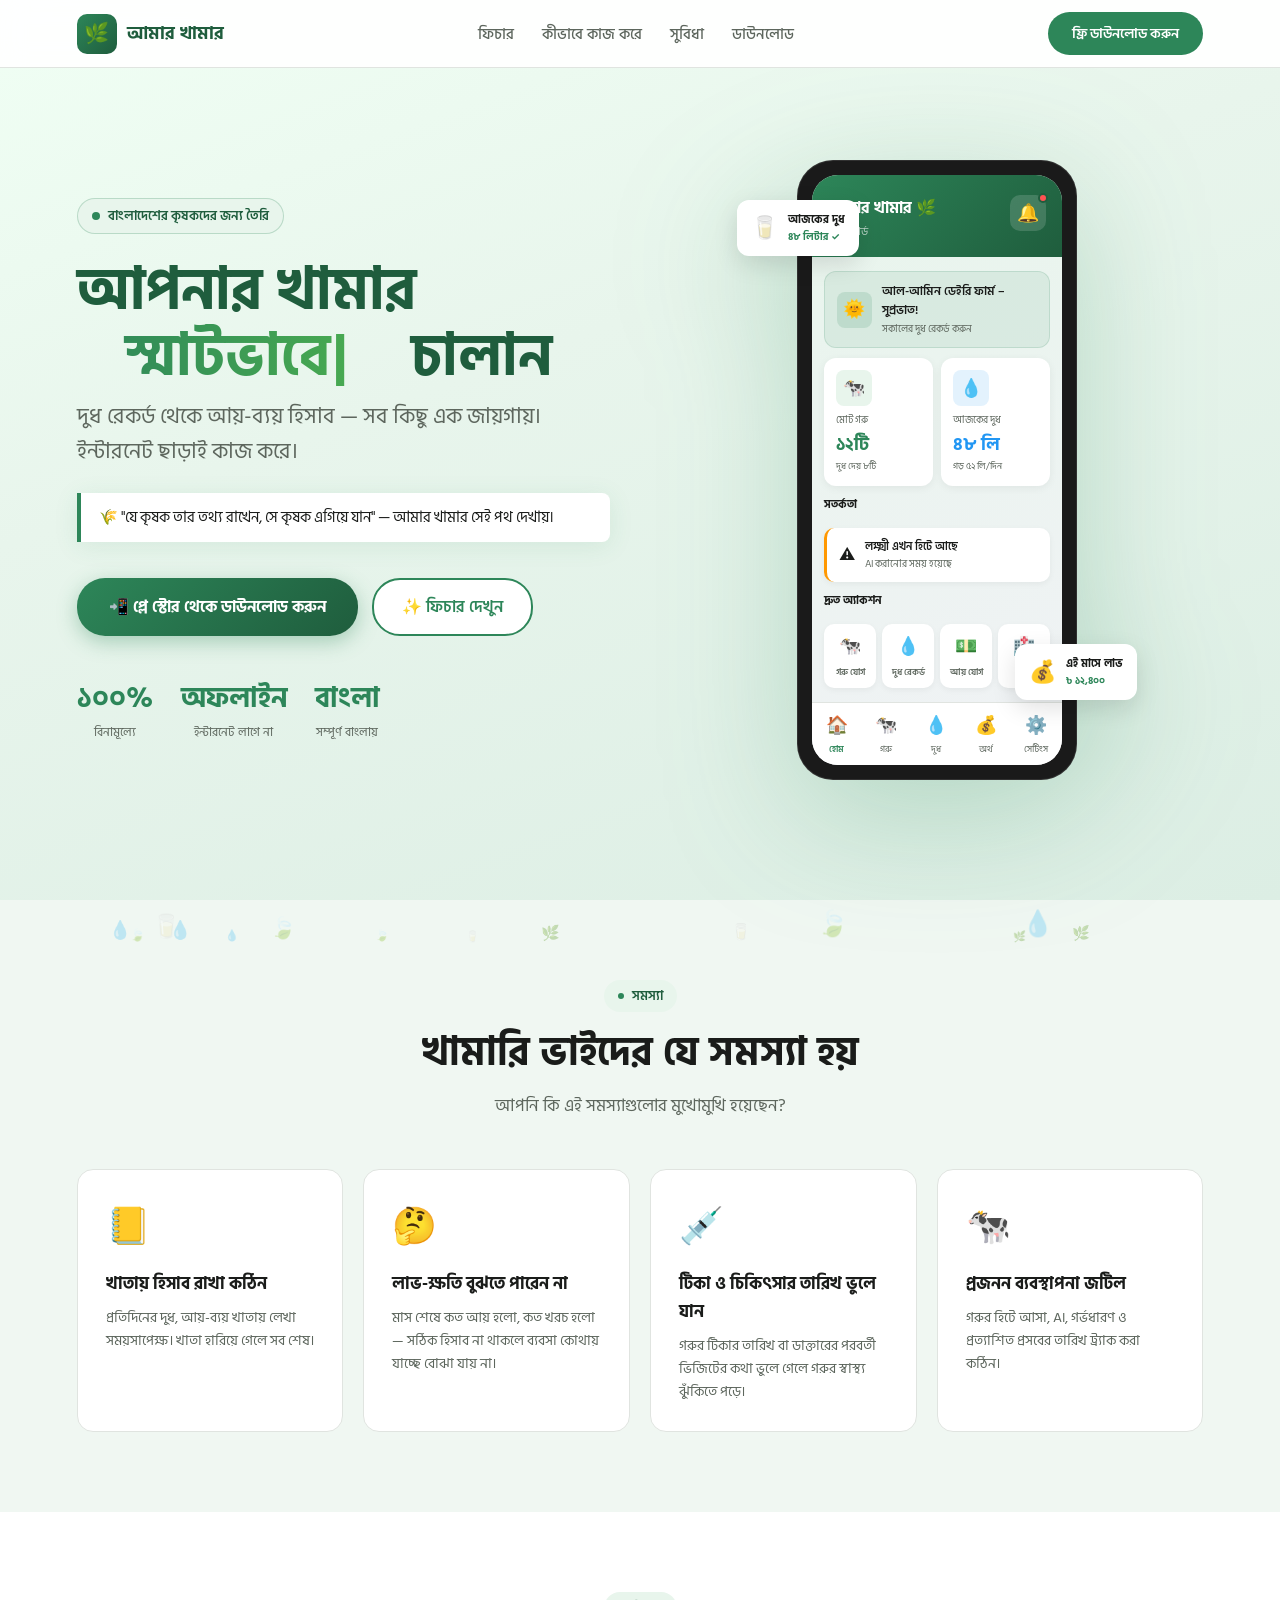
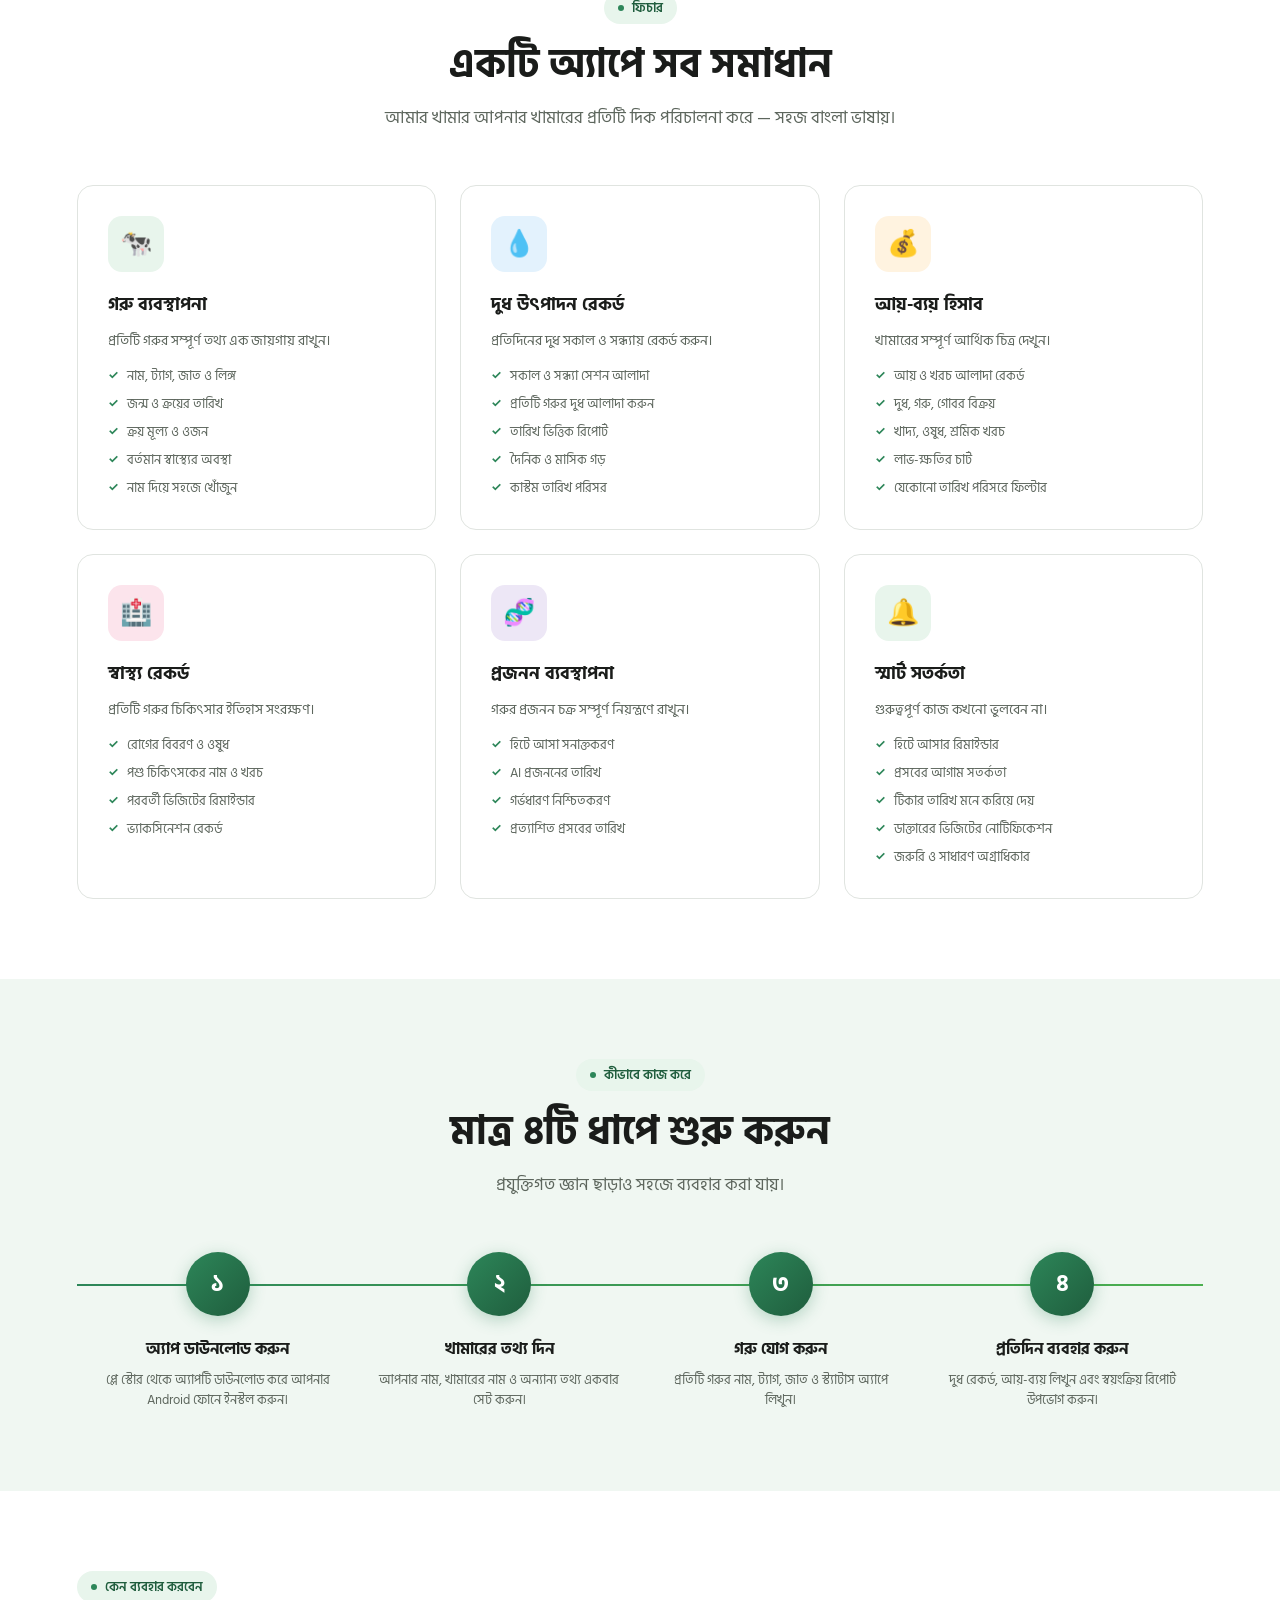
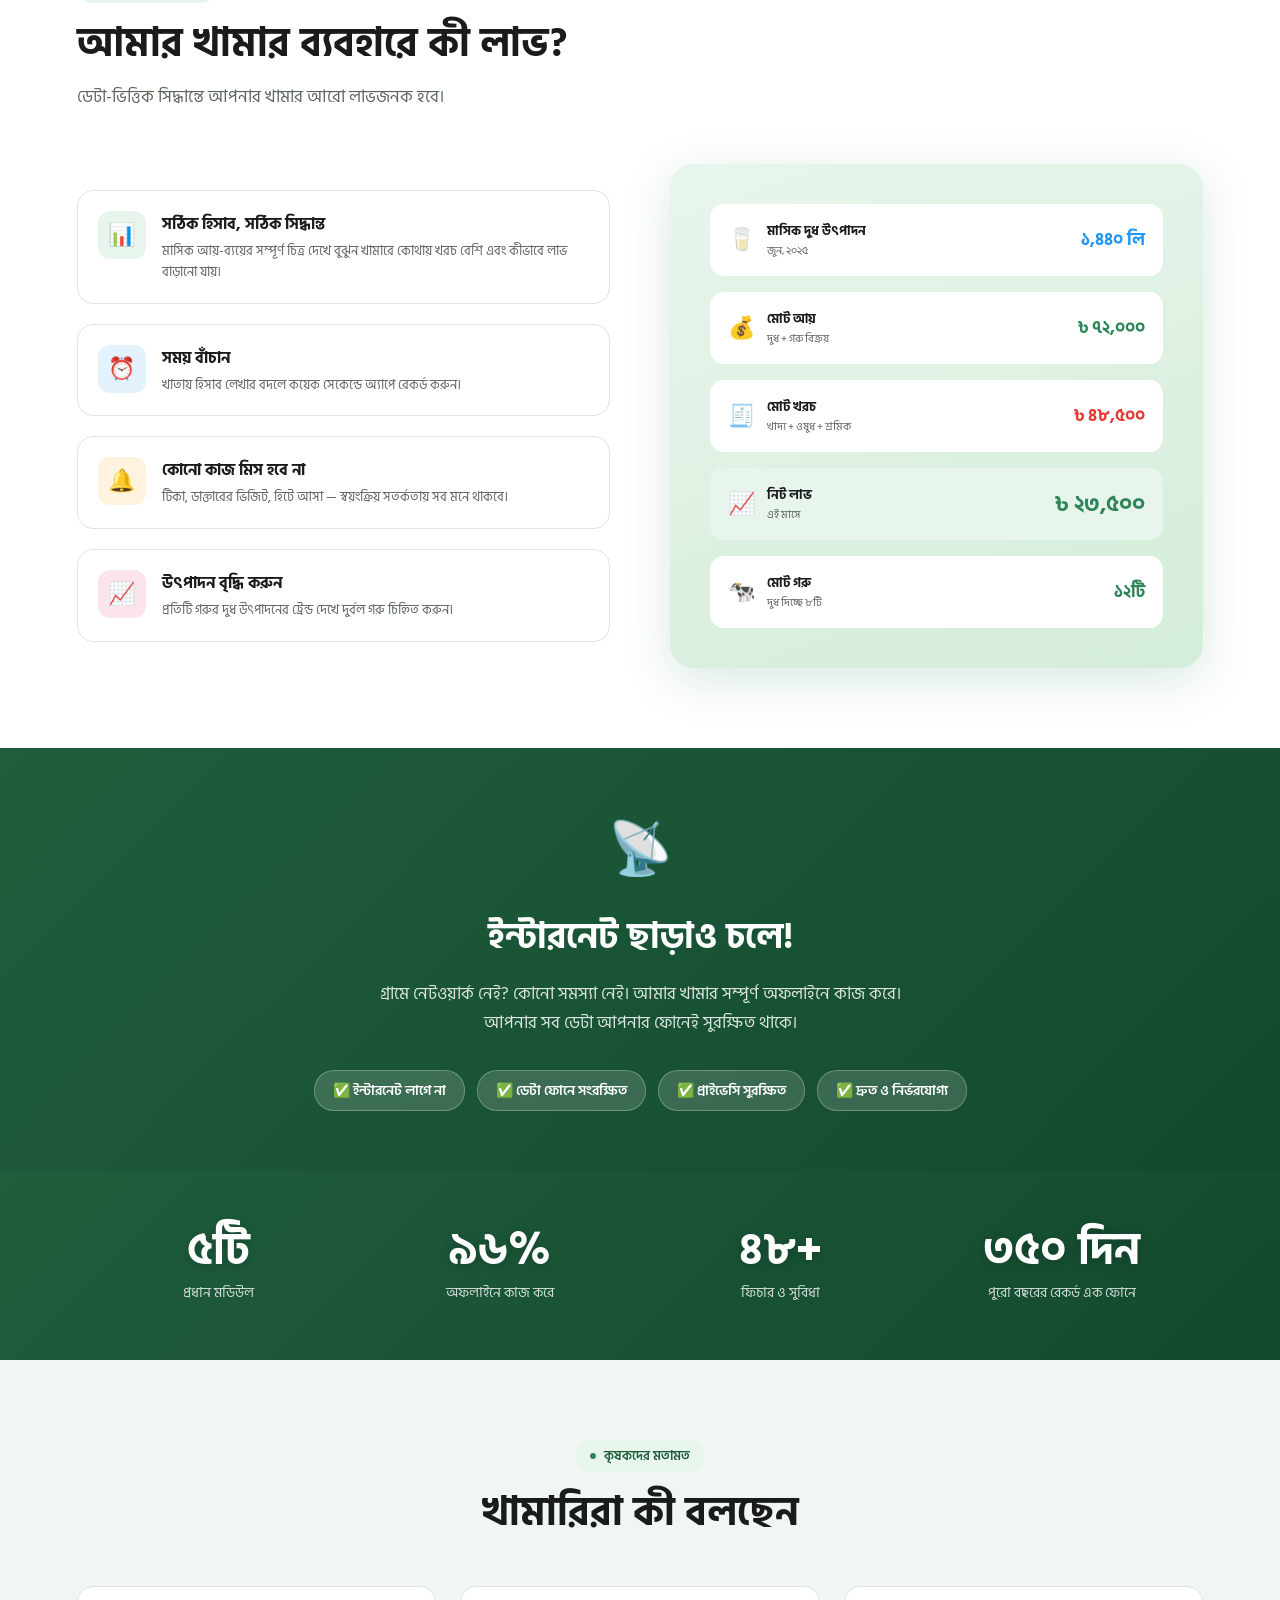
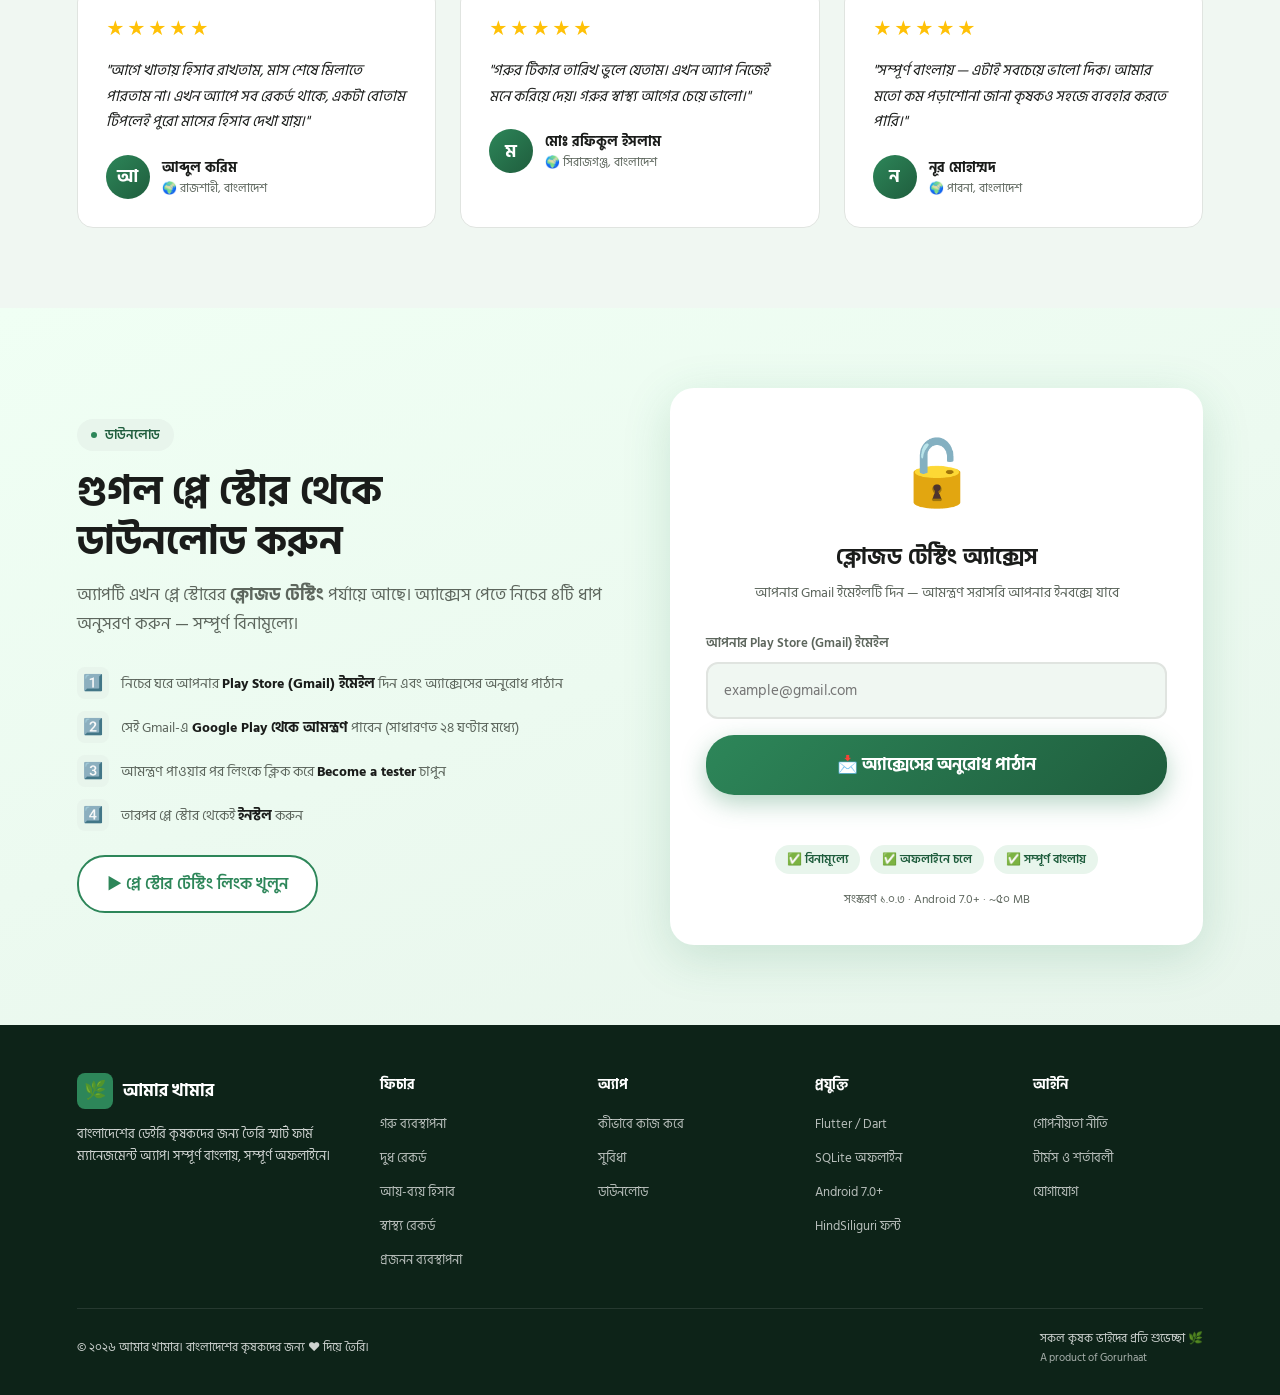
<file: index.html>
<!DOCTYPE html>
<html lang="bn">
<head>
  <meta charset="UTF-8" />
  <meta name="viewport" content="width=device-width, initial-scale=1.0" />
  <title>আমার খামার – ডেইরি ফার্ম ম্যানেজমেন্ট অ্যাপ</title>
  <meta name="description" content="আমার খামার – বাংলাদেশের কৃষকদের জন্য সেরা ডেইরি ফার্ম ম্যানেজমেন্ট অ্যাপ। গরু, দুধ, আয়-ব্যয় সব একটি অ্যাপে।" />
  <meta name="theme-color" content="#1B5E3B" />
  <link rel="canonical" href="https://amarkhamar.gorurhaat.com/" />
  <meta property="og:type" content="website" />
  <meta property="og:locale" content="bn_BD" />
  <meta property="og:site_name" content="আমার খামার" />
  <meta property="og:title" content="আমার খামার – ডেইরি ফার্ম ম্যানেজমেন্ট অ্যাপ" />
  <meta property="og:description" content="বাংলাদেশের কৃষকদের জন্য স্মার্ট ডেইরি ফার্ম ম্যানেজমেন্ট অ্যাপ। গরু, দুধ, আয়-ব্যয় ও স্বাস্থ্য রেকর্ড এক জায়গায়।" />
  <meta property="og:url" content="https://amarkhamar.gorurhaat.com/" />
  <meta name="twitter:card" content="summary" />
  <meta name="twitter:title" content="আমার খামার – ডেইরি ফার্ম ম্যানেজমেন্ট অ্যাপ" />
  <meta name="twitter:description" content="বাংলাদেশের কৃষকদের জন্য স্মার্ট ডেইরি ফার্ম ম্যানেজমেন্ট অ্যাপ।" />
  <script type="application/ld+json">
  {
    "@context": "https://schema.org",
    "@type": "MobileApplication",
    "name": "আমার খামার",
    "description": "বাংলাদেশের কৃষকদের জন্য স্মার্ট ডেইরি ফার্ম ম্যানেজমেন্ট অ্যাপ।",
    "applicationCategory": "BusinessApplication",
    "operatingSystem": "Android",
    "inLanguage": "bn",
    "url": "https://amarkhamar.gorurhaat.com/",
    "publisher": {
      "@type": "Organization",
      "name": "Gorurhaat",
      "url": "https://gorurhaat.com"
    }
  }
  </script>
  <link rel="preconnect" href="https://fonts.googleapis.com" />
  <link rel="preconnect" href="https://fonts.gstatic.com" crossorigin />
  <link href="https://fonts.googleapis.com/css2?family=Hind+Siliguri:wght@300;400;500;600;700&family=Inter:wght@400;500;600;700;800&display=swap" rel="stylesheet" />
  <link rel="stylesheet" href="style.css" />
  <style>
    /* ── HERO ── */
    .hero {
      min-height: 100vh;
      background: linear-gradient(160deg, #F0FFF4 0%, #E8F5EC 40%, #DCEEE4 100%);
      display: flex; align-items: center;
      padding: 100px 6% 60px;
      gap: 60px;
    }
    .hero-content { flex: 1; max-width: 580px; }
    .hero-badge {
      display: inline-flex; align-items: center; gap: 8px;
      background: var(--green-light); border: 1px solid rgba(45,134,89,.25);
      border-radius: 20px; padding: 6px 14px; margin-bottom: 24px;
    }
    .hero-badge-dot { width: 8px; height: 8px; background: var(--green); border-radius: 50%; animation: pulse 2s infinite; }
    @keyframes pulse { 0%,100%{opacity:1} 50%{opacity:.4} }
    .hero-badge span { font-size: 13px; font-weight: 600; color: var(--green-dark); }

    .hero h1 {
      font-size: clamp(36px, 5vw, 58px);
      font-weight: 700; line-height: 1.15;
      color: var(--green-dark); margin-bottom: 8px;
    }
    .hero h1 .highlight {
      background: linear-gradient(90deg, var(--green), var(--green-mid));
      -webkit-background-clip: text; -webkit-text-fill-color: transparent;
      display: inline-block; min-width: 5.5em; text-align: center;
    }
    .hero-subtitle {
      font-size: clamp(17px, 2.2vw, 22px); color: var(--text-muted);
      margin-bottom: 24px; line-height: 1.6; font-weight: 400;
    }
    .hero-tagline {
      font-size: 15px; color: var(--text); background: var(--white);
      border-left: 4px solid var(--green); border-radius: 0 8px 8px 0;
      padding: 12px 18px; margin-bottom: 36px; box-shadow: var(--shadow);
    }
    .hero-buttons { display: flex; gap: 14px; flex-wrap: wrap; }
    .btn-primary {
      display: inline-flex; align-items: center; gap: 10px;
      background: linear-gradient(135deg, var(--green), var(--green-dark));
      color: #fff; border: none; border-radius: 28px;
      padding: 16px 32px; font-size: 16px; font-weight: 700;
      cursor: pointer; font-family: inherit; text-decoration: none;
      box-shadow: 0 6px 20px rgba(45,134,89,.35);
      transition: transform .2s, box-shadow .2s;
    }
    .btn-primary:hover { transform: translateY(-2px); box-shadow: 0 10px 28px rgba(45,134,89,.4); }
    .btn-secondary {
      display: inline-flex; align-items: center; gap: 10px;
      background: var(--white); color: var(--green);
      border: 2px solid var(--green); border-radius: 28px;
      padding: 14px 28px; font-size: 16px; font-weight: 600;
      cursor: pointer; font-family: inherit; text-decoration: none;
      transition: background .2s, color .2s;
    }
    .btn-secondary:hover { background: var(--green-light); }
    .hero-stats { display: flex; gap: 28px; margin-top: 40px; flex-wrap: wrap; }
    .hero-stat { text-align: center; }
    .hero-stat-num { font-size: 28px; font-weight: 700; color: var(--green); }
    .hero-stat-label { font-size: 12px; color: var(--text-muted); margin-top: 2px; }

    /* ── PHONE MOCKUP ── */
    .hero-visual { flex: 1; display: flex; justify-content: center; align-items: center; }
    .phone-wrap {
      position: relative; width: 280px;
      filter: drop-shadow(0 32px 64px rgba(45,134,89,.25));
      animation: float 4s ease-in-out infinite;
    }
    @keyframes float { 0%,100%{transform:translateY(0)} 50%{transform:translateY(-14px)} }
    .phone {
      width: 100%; border-radius: 36px; background: #1A1A1A;
      padding: 14px; border: 1px solid rgba(255,255,255,.1);
    }
    .phone-screen { border-radius: 26px; overflow: hidden; background: linear-gradient(160deg, #E8F5EC, #F0F2F5); min-height: 520px; }
    .phone-header { background: linear-gradient(135deg, #2D8659, #1F5D3D); padding: 20px 16px 16px; }
    .phone-header-top { display: flex; justify-content: space-between; align-items: flex-start; }
    .phone-title { color: #fff; font-weight: 700; font-size: 16px; }
    .phone-sub   { color: rgba(255,255,255,.7); font-size: 11px; margin-top: 2px; }
    .phone-notif {
      width: 36px; height: 36px; border-radius: 10px;
      background: rgba(255,255,255,.15);
      display: flex; align-items: center; justify-content: center;
      font-size: 18px; position: relative;
    }
    .notif-dot {
      position: absolute; top: -2px; right: -2px;
      width: 10px; height: 10px; background: #FF5252;
      border-radius: 50%; border: 2px solid #1F5D3D;
    }
    .phone-body { padding: 14px 12px; display: flex; flex-direction: column; gap: 10px; }
    .phone-greeting {
      background: rgba(45,134,89,.09); border: 1px solid rgba(45,134,89,.15);
      border-radius: 12px; padding: 10px 12px;
      display: flex; align-items: center; gap: 10px;
    }
    .phone-greeting-icon { width: 36px; height: 36px; background: rgba(45,134,89,.15); border-radius: 8px; display: flex; align-items: center; justify-content: center; font-size: 18px; }
    .phone-greeting-text { font-size: 12px; font-weight: 600; color: #1A1C1A; }
    .phone-greeting-sub  { font-size: 10px; color: #5D665D; margin-top: 1px; }
    .phone-cards { display: grid; grid-template-columns: 1fr 1fr; gap: 8px; }
    .phone-card { background: #fff; border-radius: 12px; padding: 12px; box-shadow: 0 2px 8px rgba(0,0,0,.06); }
    .phone-card-icon { width: 36px; height: 36px; border-radius: 8px; display: flex; align-items: center; justify-content: center; font-size: 18px; margin-bottom: 6px; }
    .phone-card-label { font-size: 10px; color: #5D665D; }
    .phone-card-value { font-size: 18px; font-weight: 700; margin-top: 2px; }
    .phone-card-sub   { font-size: 9px; color: #5D665D; }
    .phone-section-title { font-size: 11px; font-weight: 700; color: #1A1C1A; margin-bottom: 4px; }
    .phone-alert {
      background: #fff; border-radius: 10px; padding: 10px 12px;
      display: flex; align-items: center; gap: 10px;
      border-left: 3px solid var(--orange); box-shadow: 0 2px 6px rgba(0,0,0,.05);
    }
    .phone-alert-icon { font-size: 16px; }
    .phone-alert-text { font-size: 11px; font-weight: 600; color: #1A1C1A; }
    .phone-alert-sub  { font-size: 10px; color: #5D665D; }
    .phone-quick { display: grid; grid-template-columns: repeat(4,1fr); gap: 6px; }
    .phone-quick-btn { background: #fff; border-radius: 10px; padding: 8px 4px; display: flex; flex-direction: column; align-items: center; gap: 4px; box-shadow: 0 2px 6px rgba(0,0,0,.05); }
    .phone-quick-btn .qi { font-size: 18px; }
    .phone-quick-btn span { font-size: 9px; color: #5D665D; font-weight: 600; }
    .phone-navbar { background: #fff; display: flex; justify-content: space-around; padding: 8px 0; border-top: 1px solid #E0E4E0; }
    .phone-nav-item { display: flex; flex-direction: column; align-items: center; gap: 2px; }
    .phone-nav-item .ni { font-size: 18px; }
    .phone-nav-item span { font-size: 9px; color: #5D665D; }
    .phone-nav-item.active span { color: #2D8659; font-weight: 600; }

    /* floating cards */
    .float-card {
      position: absolute; background: #fff; border-radius: 12px;
      padding: 10px 14px; box-shadow: 0 8px 24px rgba(0,0,0,.12);
      display: flex; align-items: center; gap: 10px;
      animation: float 4s ease-in-out infinite;
    }
    .float-card.card-1 { top: 40px; left: -60px; animation-delay: .5s; }
    .float-card.card-2 { bottom: 80px; right: -60px; animation-delay: 1s; }
    .float-card .fc-icon { font-size: 22px; }
    .float-card .fc-text { font-size: 11px; font-weight: 700; color: var(--text); white-space: nowrap; }
    .float-card .fc-sub  { font-size: 10px; color: var(--text-muted); }

    /* ── SECTION SHARED ── */
    section { padding: 80px 6%; }
    .section-tag {
      display: inline-flex; align-items: center; gap: 8px;
      background: var(--green-light); color: var(--green-dark);
      border-radius: 20px; padding: 5px 14px;
      font-size: 13px; font-weight: 600; margin-bottom: 16px;
    }
    .section-tag::before { content: ''; width: 6px; height: 6px; background: var(--green); border-radius: 50%; }
    h2.section-title { font-size: clamp(26px, 3.5vw, 40px); font-weight: 700; color: var(--text); margin-bottom: 14px; line-height: 1.25; }
    .section-desc { font-size: 17px; color: var(--text-muted); max-width: 600px; line-height: 1.7; }
    .center { text-align: center; }
    .center .section-desc { margin: 0 auto; }

    /* ── PROBLEM ── */
    .problem { background: var(--bg); }
    .problem-grid { display: grid; grid-template-columns: repeat(auto-fit, minmax(260px, 1fr)); gap: 20px; margin-top: 48px; }
    .problem-card { background: var(--white); border-radius: var(--radius); padding: 28px; border: 1px solid var(--border); transition: transform .2s, box-shadow .2s; }
    .problem-card:hover { transform: translateY(-4px); box-shadow: var(--shadow); }
    .problem-icon { font-size: 36px; margin-bottom: 14px; }
    .problem-card h3 { font-size: 17px; font-weight: 700; margin-bottom: 8px; }
    .problem-card p  { font-size: 14px; color: var(--text-muted); line-height: 1.65; }

    /* ── FEATURES ── */
    .features-grid { display: grid; grid-template-columns: repeat(auto-fit, minmax(300px, 1fr)); gap: 24px; margin-top: 52px; }
    .feature-card {
      background: var(--white); border-radius: var(--radius); padding: 30px;
      border: 1px solid var(--border); transition: transform .25s, box-shadow .25s;
      position: relative; overflow: hidden;
    }
    .feature-card::before {
      content: ''; position: absolute; inset: 0;
      background: linear-gradient(135deg, transparent 70%, var(--fc-bg, var(--green-light)) 100%);
      opacity: 0; transition: opacity .3s;
    }
    .feature-card:hover::before { opacity: 1; }
    .feature-card:hover { transform: translateY(-5px); box-shadow: var(--shadow-lg); }
    .feature-icon-wrap { width: 56px; height: 56px; border-radius: 14px; display: flex; align-items: center; justify-content: center; font-size: 26px; margin-bottom: 18px; }
    .feature-card h3 { font-size: 18px; font-weight: 700; margin-bottom: 10px; }
    .feature-card p  { font-size: 14px; color: var(--text-muted); line-height: 1.7; }
    .feature-card ul { margin-top: 12px; padding-left: 0; list-style: none; display: flex; flex-direction: column; gap: 6px; }
    .feature-card ul li { font-size: 13px; color: var(--text-muted); display: flex; align-items: center; gap: 8px; }
    .feature-card ul li::before { content: '✓'; color: var(--green); font-weight: 700; font-size: 12px; flex-shrink: 0; }

    /* ── HOW IT WORKS ── */
    .how { background: var(--bg); }
    .steps { display: flex; gap: 0; margin-top: 52px; position: relative; flex-wrap: wrap; }
    .steps::before { content: ''; position: absolute; top: 32px; left: 0; right: 0; height: 2px; background: linear-gradient(90deg, var(--green), var(--green-mid)); z-index: 0; }
    .step { flex: 1; min-width: 200px; text-align: center; position: relative; z-index: 1; padding: 0 20px; }
    .step-num { width: 64px; height: 64px; border-radius: 50%; background: linear-gradient(135deg, var(--green), var(--green-dark)); color: #fff; font-size: 24px; font-weight: 700; display: flex; align-items: center; justify-content: center; margin: 0 auto 20px; box-shadow: 0 4px 16px rgba(45,134,89,.3); }
    .step h3 { font-size: 16px; font-weight: 700; margin-bottom: 8px; }
    .step p  { font-size: 13px; color: var(--text-muted); line-height: 1.6; }

    /* ── BENEFITS ── */
    .benefits-layout { display: grid; grid-template-columns: 1fr 1fr; gap: 60px; align-items: center; margin-top: 52px; }
    .benefit-list { display: flex; flex-direction: column; gap: 20px; }
    .benefit-item { display: flex; gap: 16px; align-items: flex-start; background: var(--white); border-radius: var(--radius); padding: 20px; border: 1px solid var(--border); transition: transform .2s, box-shadow .2s; }
    .benefit-item:hover { transform: translateX(6px); box-shadow: var(--shadow); }
    .benefit-icon { width: 48px; height: 48px; border-radius: 12px; flex-shrink: 0; display: flex; align-items: center; justify-content: center; font-size: 22px; }
    .benefit-item h3 { font-size: 16px; font-weight: 700; margin-bottom: 4px; }
    .benefit-item p  { font-size: 13px; color: var(--text-muted); line-height: 1.6; }
    .benefits-img { background: linear-gradient(160deg, var(--green-light), #d4edda); border-radius: 24px; padding: 40px; display: flex; flex-direction: column; gap: 16px; box-shadow: var(--shadow-lg); }
    .b-row { background: var(--white); border-radius: 14px; padding: 16px 18px; display: flex; justify-content: space-between; align-items: center; }
    .b-row-left { display: flex; align-items: center; gap: 12px; }
    .b-row-icon  { font-size: 22px; }
    .b-row-title { font-size: 13px; font-weight: 700; }
    .b-row-sub   { font-size: 11px; color: var(--text-muted); }
    .b-row-val   { font-size: 17px; font-weight: 700; }

    /* ── TESTIMONIALS ── */
    .testimonials { background: var(--bg); }
    .testi-grid { display: grid; grid-template-columns: repeat(auto-fit, minmax(280px, 1fr)); gap: 24px; margin-top: 48px; }
    .testi-card { background: var(--white); border-radius: var(--radius); padding: 28px; border: 1px solid var(--border); }
    .testi-stars { color: #FFC107; font-size: 18px; margin-bottom: 14px; letter-spacing: 2px; }
    .testi-text  { font-size: 15px; color: var(--text); line-height: 1.7; margin-bottom: 20px; font-style: italic; }
    .testi-author { display: flex; align-items: center; gap: 12px; }
    .testi-avatar { width: 44px; height: 44px; border-radius: 50%; background: linear-gradient(135deg, var(--green), var(--green-dark)); display: flex; align-items: center; justify-content: center; color: #fff; font-size: 18px; font-weight: 700; flex-shrink: 0; }
    .testi-name { font-weight: 700; font-size: 14px; }
    .testi-loc  { font-size: 12px; color: var(--text-muted); }

    /* ── OFFLINE BANNER ── */
    .offline-banner { background: linear-gradient(135deg, var(--green-dark), #134A2E); color: #fff; padding: 60px 6%; text-align: center; }
    .offline-icon { font-size: 52px; margin-bottom: 16px; }
    .offline-banner h2 { font-size: clamp(24px, 3vw, 36px); font-weight: 700; margin-bottom: 14px; }
    .offline-banner p { font-size: 17px; opacity: .85; max-width: 560px; margin: 0 auto 32px; line-height: 1.7; }
    .offline-pills { display: flex; gap: 12px; justify-content: center; flex-wrap: wrap; }
    .offline-pill { background: rgba(255,255,255,.15); border: 1px solid rgba(255,255,255,.25); border-radius: 20px; padding: 8px 18px; font-size: 14px; font-weight: 600; }

    /* ── DOWNLOAD ── */
    .download { background: linear-gradient(160deg, #F0FFF4, var(--green-light)); }
    .download-layout { display: grid; grid-template-columns: 1fr 1fr; gap: 60px; align-items: center; }
    .download-features { margin-top: 28px; display: flex; flex-direction: column; gap: 12px; }
    .dl-feat { display: flex; align-items: center; gap: 12px; }
    .dl-feat-icon { width: 32px; height: 32px; border-radius: 8px; background: var(--green-light); display: flex; align-items: center; justify-content: center; font-size: 16px; flex-shrink: 0; }
    .dl-feat span { font-size: 14px; color: var(--text-muted); }
    .dl-feat b    { color: var(--text); }
    .apk-card { background: var(--white); border-radius: 24px; padding: 36px; box-shadow: var(--shadow-lg); text-align: center; }
    .apk-icon  { font-size: 64px; margin-bottom: 12px; }
    .apk-title { font-size: 22px; font-weight: 700; color: var(--text); margin-bottom: 6px; }
    .apk-sub   { font-size: 14px; color: var(--text-muted); margin-bottom: 28px; }
    .apk-btn   { display: inline-flex; align-items: center; gap: 10px; background: linear-gradient(135deg, var(--green), var(--green-dark)); color: #fff; border: none; border-radius: 28px; padding: 16px 36px; font-size: 17px; font-weight: 700; cursor: pointer; font-family: inherit; text-decoration: none; box-shadow: 0 8px 24px rgba(45,134,89,.35); transition: transform .2s, box-shadow .2s; width: 100%; justify-content: center; }
    .apk-btn:hover { transform: translateY(-2px); box-shadow: 0 12px 32px rgba(45,134,89,.4); }
    .apk-meta  { font-size: 12px; color: var(--text-muted); margin-top: 14px; }
    .apk-badges { display: flex; gap: 10px; justify-content: center; margin-top: 18px; flex-wrap: wrap; }
    .apk-badge  { background: var(--green-light); color: var(--green-dark); border-radius: 16px; padding: 5px 12px; font-size: 12px; font-weight: 600; }
    .apk-label { display: block; text-align: left; font-size: 13px; font-weight: 600; color: var(--text-muted); margin-bottom: 8px; }
    .apk-input {
      width: 100%; padding: 14px 16px; border: 2px solid var(--border);
      border-radius: 12px; font-size: 15px; font-family: inherit;
      margin-bottom: 16px; outline: none; transition: border-color .2s;
      background: var(--bg);
    }
    .apk-input:focus { border-color: var(--green); background: var(--white); }
    #accessMsg { min-height: 20px; font-weight: 600; margin-top: 12px; }
    .access-link-row { margin-top: 24px; }

    /* ── INTERACTIVE ANIMATIONS ── */
    #scrollProgress {
      position: fixed; top: 0; left: 0; height: 3px; width: 0%;
      background: linear-gradient(90deg, var(--green), var(--green-mid));
      z-index: 1000; border-radius: 0 2px 2px 0;
    }
    nav.scrolled { box-shadow: 0 4px 20px rgba(0,0,0,.08); }

    .type-caret::after { content: '|'; margin-left: 2px; color: var(--green); animation: blink .8s steps(1) infinite; }
    @keyframes blink { 50% { opacity: 0; } }

    .hero { position: relative; }
    .hero-particle {
      position: absolute; bottom: -5vh; pointer-events: none; user-select: none;
      opacity: .3; animation: particleFloat linear infinite;
    }
    @keyframes particleFloat {
      0%   { transform: translateY(0) rotate(0deg); }
      100% { transform: translateY(-110vh) rotate(360deg); }
    }

    .phone-wrap { transition: transform .18s ease-out; will-change: transform; transform-style: preserve-3d; }

    .btn-primary, .btn-secondary, .nav-cta, .apk-btn { position: relative; overflow: hidden; }
    .ripple-ink {
      position: absolute; border-radius: 50%; background: rgba(255,255,255,.45);
      transform: scale(0); animation: rippleAnim .6s ease-out forwards; pointer-events: none;
    }
    @keyframes rippleAnim { to { transform: scale(3.2); opacity: 0; } }

    .confetti {
      position: fixed; top: -10vh; z-index: 9999; pointer-events: none;
      animation: confettiFall ease-out forwards;
    }
    @keyframes confettiFall {
      0%   { transform: translateY(0) rotate(0deg); opacity: 1; }
      100% { transform: translateY(115vh) rotate(720deg); opacity: 0; }
    }

    /* ── STATS BAND ── */
    .stats-band {
      background: linear-gradient(135deg, var(--green-dark), #134A2E);
      padding: 56px 6%;
    }
    .stats-grid {
      display: grid; grid-template-columns: repeat(auto-fit, minmax(180px, 1fr));
      gap: 24px; max-width: 1100px; margin: 0 auto;
    }
    .stat-counter { text-align: center; color: #fff; }
    .stat-num {
      font-size: clamp(30px, 4vw, 44px); font-weight: 800;
      color: #fff; line-height: 1.1;
      text-shadow: 0 2px 12px rgba(0,0,0,.2);
    }
    .stat-label { font-size: 14px; opacity: .8; margin-top: 6px; }

    /* ── SCROLL FADE ── */
    .fade-up { opacity: 0; transform: translateY(30px); transition: opacity .6s ease, transform .6s ease; }
    .fade-up.visible { opacity: 1; transform: translateY(0); }

    /* ── PAGE-SPECIFIC RESPONSIVE ── */
    @media (max-width: 1024px) {
      .features-grid { grid-template-columns: repeat(2, 1fr); }
    }
    @media (max-width: 900px) {
      .hero { flex-direction: column; text-align: center; padding: 90px 5% 52px; gap: 40px; }
      .hero-content { max-width: 100%; }
      .hero-buttons { justify-content: center; }
      .hero-stats   { justify-content: center; }
      .hero-tagline { text-align: left; }
      .float-card   { display: none; }
      .benefits-layout { grid-template-columns: 1fr; }
      .download-layout { grid-template-columns: 1fr; }
      .steps { flex-direction: column; gap: 0; }
      .steps::before { display: none; }
      .step { display: flex; align-items: flex-start; gap: 20px; text-align: left; padding: 0 0 32px 0; position: relative; }
      .step:not(:last-child)::after { content: ''; position: absolute; left: 31px; top: 64px; width: 2px; bottom: 0; background: linear-gradient(180deg, var(--green), var(--green-mid)); }
      .step-num { flex-shrink: 0; margin: 0; width: 64px; height: 64px; }
      .step > div { padding-top: 6px; }
    }
    @media (max-width: 600px) {
      section { padding: 52px 4%; }
      .offline-banner { padding: 48px 4%; }
      .hero { padding: 86px 4% 48px; gap: 32px; }
      .hero-visual { display: none; }
      .hero-stats  { gap: 20px; }
      .hero-stat-num { font-size: 22px; }
      .hero-buttons { flex-direction: column; }
      .btn-primary, .btn-secondary { width: 100%; justify-content: center; padding: 15px 20px; }
      .features-grid  { grid-template-columns: 1fr; }
      .problem-grid   { grid-template-columns: 1fr; }
      .testi-grid     { grid-template-columns: 1fr; }
      .step { padding: 0 0 28px 0; }
      .step-num { width: 52px; height: 52px; font-size: 20px; }
      .step:not(:last-child)::after { left: 25px; top: 52px; }
      .benefits-img { padding: 20px; }
      .b-row { flex-direction: column; gap: 6px; align-items: flex-start; }
      .offline-pills { gap: 8px; }
      .offline-pill  { font-size: 13px; padding: 7px 14px; }
      .apk-card { padding: 28px 20px; }
    }
    @media (max-width: 380px) {
      .hero h1        { font-size: 30px; }
      .hero-subtitle  { font-size: 16px; }
      .section-title  { font-size: 24px; }
      .hero-tagline   { font-size: 13px; }
      .nav-logo-text  { font-size: 16px; }
    }
  </style>
</head>
<body>

<div id="scrollProgress" aria-hidden="true"></div>

<!-- NAV -->
<nav>
  <a href="index.html" class="nav-logo">
    <div class="nav-logo-icon">🌿</div>
    <span class="nav-logo-text">আমার খামার</span>
  </a>
  <ul class="nav-links">
    <li><a href="#features">ফিচার</a></li>
    <li><a href="#how">কীভাবে কাজ করে</a></li>
    <li><a href="#benefits">সুবিধা</a></li>
    <li><a href="#download">ডাউনলোড</a></li>
  </ul>
  <a href="#download" class="nav-cta">ফ্রি ডাউনলোড করুন</a>
  <div class="nav-burger" id="navBurger" aria-label="মেনু খুলুন" role="button" tabindex="0">
    <span></span><span></span><span></span>
  </div>
</nav>

<!-- Mobile Nav Drawer -->
<div class="nav-mobile-drawer" id="mobileDrawer">
  <a href="#features" class="drawer-link">✨ ফিচার</a>
  <a href="#how"      class="drawer-link">📋 কীভাবে কাজ করে</a>
  <a href="#benefits" class="drawer-link">💡 সুবিধা</a>
  <a href="#download" class="drawer-link">📥 ডাউনলোড</a>
  <a href="privacy.html" class="drawer-link">🔒 গোপনীয়তা নীতি</a>
  <a href="terms.html" class="drawer-link">📜 টার্মস ও শর্তাবলী</a>
  <a href="#download" class="drawer-cta">📲 ফ্রি ডাউনলোড করুন</a>
</div>

<!-- HERO -->
<section class="hero" id="home">
  <div class="hero-content fade-up">
    <div class="hero-badge">
      <div class="hero-badge-dot"></div>
      <span>বাংলাদেশের কৃষকদের জন্য তৈরি</span>
    </div>
    <h1>
      আপনার খামার<br>
      <span class="highlight type-caret" id="rotatingWord">স্মার্টভাবে</span> চালান
    </h1>
    <p class="hero-subtitle">
      দুধ রেকর্ড থেকে আয়-ব্যয় হিসাব — সব কিছু এক জায়গায়।<br>
      ইন্টারনেট ছাড়াই কাজ করে।
    </p>
    <div class="hero-tagline">
      🌾 "যে কৃষক তার তথ্য রাখেন, সে কৃষক এগিয়ে যান" — আমার খামার সেই পথ দেখায়।
    </div>
    <div class="hero-buttons">
      <a href="#download" class="btn-primary">📲 প্লে স্টোর থেকে ডাউনলোড করুন</a>
      <a href="#features" class="btn-secondary">✨ ফিচার দেখুন</a>
    </div>
    <div class="hero-stats">
      <div class="hero-stat">
        <div class="hero-stat-num">১০০%</div>
        <div class="hero-stat-label">বিনামূল্যে</div>
      </div>
      <div class="hero-stat">
        <div class="hero-stat-num">অফলাইন</div>
        <div class="hero-stat-label">ইন্টারনেট লাগে না</div>
      </div>
      <div class="hero-stat">
        <div class="hero-stat-num">বাংলা</div>
        <div class="hero-stat-label">সম্পূর্ণ বাংলায়</div>
      </div>
    </div>
  </div>

  <div class="hero-visual fade-up">
    <div class="phone-wrap">
      <div class="float-card card-1">
        <div class="fc-icon">🥛</div>
        <div>
          <div class="fc-text">আজকের দুধ</div>
          <div class="fc-sub" style="color:#2D8659;font-weight:700;">৪৮ লিটার ✓</div>
        </div>
      </div>
      <div class="float-card card-2">
        <div class="fc-icon">💰</div>
        <div>
          <div class="fc-text">এই মাসে লাভ</div>
          <div class="fc-sub" style="color:#2D8659;font-weight:700;">৳ ১২,৪০০</div>
        </div>
      </div>
      <div class="phone">
        <div class="phone-screen">
          <div class="phone-header">
            <div class="phone-header-top">
              <div>
                <div class="phone-title">আমার খামার 🌿</div>
                <div class="phone-sub">ড্যাশবোর্ড</div>
              </div>
              <div class="phone-notif">🔔<div class="notif-dot"></div></div>
            </div>
          </div>
          <div class="phone-body">
            <div class="phone-greeting">
              <div class="phone-greeting-icon">🌞</div>
              <div>
                <div class="phone-greeting-text">আল-আমিন ডেইরি ফার্ম – সুপ্রভাত!</div>
                <div class="phone-greeting-sub">সকালের দুধ রেকর্ড করুন</div>
              </div>
            </div>
            <div class="phone-cards">
              <div class="phone-card">
                <div class="phone-card-icon" style="background:#E8F5EC;">🐄</div>
                <div class="phone-card-label">মোট গরু</div>
                <div class="phone-card-value" style="color:#2D8659;">১২টি</div>
                <div class="phone-card-sub">দুধ দেয় ৮টি</div>
              </div>
              <div class="phone-card">
                <div class="phone-card-icon" style="background:#E3F2FD;">💧</div>
                <div class="phone-card-label">আজকের দুধ</div>
                <div class="phone-card-value" style="color:#2196F3;">৪৮ লি</div>
                <div class="phone-card-sub">গড় ৫২ লি/দিন</div>
              </div>
            </div>
            <div class="phone-section-title">সতর্কতা</div>
            <div class="phone-alert">
              <div class="phone-alert-icon">⚠️</div>
              <div>
                <div class="phone-alert-text">লক্ষ্মী এখন হিটে আছে</div>
                <div class="phone-alert-sub">AI করানোর সময় হয়েছে</div>
              </div>
            </div>
            <div class="phone-section-title">দ্রুত অ্যাকশন</div>
            <div class="phone-quick">
              <div class="phone-quick-btn"><div class="qi">🐄</div><span>গরু যোগ</span></div>
              <div class="phone-quick-btn"><div class="qi">💧</div><span>দুধ রেকর্ড</span></div>
              <div class="phone-quick-btn"><div class="qi">💵</div><span>আয় যোগ</span></div>
              <div class="phone-quick-btn"><div class="qi">🏥</div><span>স্বাস্থ্য</span></div>
            </div>
          </div>
          <div class="phone-navbar">
            <div class="phone-nav-item active"><div class="ni">🏠</div><span>হোম</span></div>
            <div class="phone-nav-item"><div class="ni">🐄</div><span>গরু</span></div>
            <div class="phone-nav-item"><div class="ni">💧</div><span>দুধ</span></div>
            <div class="phone-nav-item"><div class="ni">💰</div><span>অর্থ</span></div>
            <div class="phone-nav-item"><div class="ni">⚙️</div><span>সেটিংস</span></div>
          </div>
        </div>
      </div>
    </div>
  </div>
</section>

<!-- PROBLEM -->
<section class="problem" id="problem">
  <div class="center fade-up">
    <div class="section-tag">সমস্যা</div>
    <h2 class="section-title">খামারি ভাইদের যে সমস্যা হয়</h2>
    <p class="section-desc">আপনি কি এই সমস্যাগুলোর মুখোমুখি হয়েছেন?</p>
  </div>
  <div class="problem-grid">
    <div class="problem-card fade-up">
      <div class="problem-icon">📒</div>
      <h3>খাতায় হিসাব রাখা কঠিন</h3>
      <p>প্রতিদিনের দুধ, আয়-ব্যয় খাতায় লেখা সময়সাপেক্ষ। খাতা হারিয়ে গেলে সব শেষ।</p>
    </div>
    <div class="problem-card fade-up">
      <div class="problem-icon">🤔</div>
      <h3>লাভ-ক্ষতি বুঝতে পারেন না</h3>
      <p>মাস শেষে কত আয় হলো, কত খরচ হলো — সঠিক হিসাব না থাকলে ব্যবসা কোথায় যাচ্ছে বোঝা যায় না।</p>
    </div>
    <div class="problem-card fade-up">
      <div class="problem-icon">💉</div>
      <h3>টিকা ও চিকিৎসার তারিখ ভুলে যান</h3>
      <p>গরুর টিকার তারিখ বা ডাক্তারের পরবর্তী ভিজিটের কথা ভুলে গেলে গরুর স্বাস্থ্য ঝুঁকিতে পড়ে।</p>
    </div>
    <div class="problem-card fade-up">
      <div class="problem-icon">🐄</div>
      <h3>প্রজনন ব্যবস্থাপনা জটিল</h3>
      <p>গরুর হিটে আসা, AI, গর্ভধারণ ও প্রত্যাশিত প্রসবের তারিখ ট্র্যাক করা কঠিন।</p>
    </div>
  </div>
</section>

<!-- FEATURES -->
<section id="features">
  <div class="center fade-up">
    <div class="section-tag">ফিচার</div>
    <h2 class="section-title">একটি অ্যাপে সব সমাধান</h2>
    <p class="section-desc">আমার খামার আপনার খামারের প্রতিটি দিক পরিচালনা করে — সহজ বাংলা ভাষায়।</p>
  </div>
  <div class="features-grid">
    <div class="feature-card fade-up" style="--fc-bg:#E8F5EC;">
      <div class="feature-icon-wrap" style="background:#E8F5EC;">🐄</div>
      <h3>গরু ব্যবস্থাপনা</h3>
      <p>প্রতিটি গরুর সম্পূর্ণ তথ্য এক জায়গায় রাখুন।</p>
      <ul><li>নাম, ট্যাগ, জাত ও লিঙ্গ</li><li>জন্ম ও ক্রয়ের তারিখ</li><li>ক্রয় মূল্য ও ওজন</li><li>বর্তমান স্বাস্থ্যের অবস্থা</li><li>নাম দিয়ে সহজে খোঁজুন</li></ul>
    </div>
    <div class="feature-card fade-up" style="--fc-bg:#E3F2FD;">
      <div class="feature-icon-wrap" style="background:#E3F2FD;">💧</div>
      <h3>দুধ উৎপাদন রেকর্ড</h3>
      <p>প্রতিদিনের দুধ সকাল ও সন্ধ্যায় রেকর্ড করুন।</p>
      <ul><li>সকাল ও সন্ধ্যা সেশন আলাদা</li><li>প্রতিটি গরুর দুধ আলাদা করুন</li><li>তারিখ ভিত্তিক রিপোর্ট</li><li>দৈনিক ও মাসিক গড়</li><li>কাস্টম তারিখ পরিসর</li></ul>
    </div>
    <div class="feature-card fade-up" style="--fc-bg:#FFF3E0;">
      <div class="feature-icon-wrap" style="background:#FFF3E0;">💰</div>
      <h3>আয়-ব্যয় হিসাব</h3>
      <p>খামারের সম্পূর্ণ আর্থিক চিত্র দেখুন।</p>
      <ul><li>আয় ও খরচ আলাদা রেকর্ড</li><li>দুধ, গরু, গোবর বিক্রয়</li><li>খাদ্য, ওষুধ, শ্রমিক খরচ</li><li>লাভ-ক্ষতির চার্ট</li><li>যেকোনো তারিখ পরিসরে ফিল্টার</li></ul>
    </div>
    <div class="feature-card fade-up" style="--fc-bg:#FCE4EC;">
      <div class="feature-icon-wrap" style="background:#FCE4EC;">🏥</div>
      <h3>স্বাস্থ্য রেকর্ড</h3>
      <p>প্রতিটি গরুর চিকিৎসার ইতিহাস সংরক্ষণ।</p>
      <ul><li>রোগের বিবরণ ও ওষুধ</li><li>পশু চিকিৎসকের নাম ও খরচ</li><li>পরবর্তী ভিজিটের রিমাইন্ডার</li><li>ভ্যাকসিনেশন রেকর্ড</li></ul>
    </div>
    <div class="feature-card fade-up" style="--fc-bg:#EDE7F6;">
      <div class="feature-icon-wrap" style="background:#EDE7F6;">🧬</div>
      <h3>প্রজনন ব্যবস্থাপনা</h3>
      <p>গরুর প্রজনন চক্র সম্পূর্ণ নিয়ন্ত্রণে রাখুন।</p>
      <ul><li>হিটে আসা সনাক্তকরণ</li><li>AI প্রজননের তারিখ</li><li>গর্ভধারণ নিশ্চিতকরণ</li><li>প্রত্যাশিত প্রসবের তারিখ</li></ul>
    </div>
    <div class="feature-card fade-up" style="--fc-bg:#E8F5EC;">
      <div class="feature-icon-wrap" style="background:#E8F5EC;">🔔</div>
      <h3>স্মার্ট সতর্কতা</h3>
      <p>গুরুত্বপূর্ণ কাজ কখনো ভুলবেন না।</p>
      <ul><li>হিটে আসার রিমাইন্ডার</li><li>প্রসবের আগাম সতর্কতা</li><li>টিকার তারিখ মনে করিয়ে দেয়</li><li>ডাক্তারের ভিজিটের নোটিফিকেশন</li><li>জরুরি ও সাধারণ অগ্রাধিকার</li></ul>
    </div>
  </div>
</section>

<!-- HOW IT WORKS -->
<section class="how" id="how">
  <div class="center fade-up">
    <div class="section-tag">কীভাবে কাজ করে</div>
    <h2 class="section-title">মাত্র ৪টি ধাপে শুরু করুন</h2>
    <p class="section-desc">প্রযুক্তিগত জ্ঞান ছাড়াও সহজে ব্যবহার করা যায়।</p>
  </div>
  <div class="steps">
    <div class="step fade-up"><div class="step-num">১</div><div><h3>অ্যাপ ডাউনলোড করুন</h3><p>প্লে স্টোর থেকে অ্যাপটি ডাউনলোড করে আপনার Android ফোনে ইনস্টল করুন।</p></div></div>
    <div class="step fade-up"><div class="step-num">২</div><div><h3>খামারের তথ্য দিন</h3><p>আপনার নাম, খামারের নাম ও অন্যান্য তথ্য একবার সেট করুন।</p></div></div>
    <div class="step fade-up"><div class="step-num">৩</div><div><h3>গরু যোগ করুন</h3><p>প্রতিটি গরুর নাম, ট্যাগ, জাত ও স্ট্যাটাস অ্যাপে লিখুন।</p></div></div>
    <div class="step fade-up"><div class="step-num">৪</div><div><h3>প্রতিদিন ব্যবহার করুন</h3><p>দুধ রেকর্ড, আয়-ব্যয় লিখুন এবং স্বয়ংক্রিয় রিপোর্ট উপভোগ করুন।</p></div></div>
  </div>
</section>

<!-- BENEFITS -->
<section id="benefits">
  <div class="fade-up">
    <div class="section-tag">কেন ব্যবহার করবেন</div>
    <h2 class="section-title">আমার খামার ব্যবহারে কী লাভ?</h2>
    <p class="section-desc">ডেটা-ভিত্তিক সিদ্ধান্তে আপনার খামার আরো লাভজনক হবে।</p>
  </div>
  <div class="benefits-layout">
    <div class="benefit-list">
      <div class="benefit-item fade-up"><div class="benefit-icon" style="background:#E8F5EC;">📊</div><div><h3>সঠিক হিসাব, সঠিক সিদ্ধান্ত</h3><p>মাসিক আয়-ব্যয়ের সম্পূর্ণ চিত্র দেখে বুঝুন খামারে কোথায় খরচ বেশি এবং কীভাবে লাভ বাড়ানো যায়।</p></div></div>
      <div class="benefit-item fade-up"><div class="benefit-icon" style="background:#E3F2FD;">⏰</div><div><h3>সময় বাঁচান</h3><p>খাতায় হিসাব লেখার বদলে কয়েক সেকেন্ডে অ্যাপে রেকর্ড করুন।</p></div></div>
      <div class="benefit-item fade-up"><div class="benefit-icon" style="background:#FFF3E0;">🔔</div><div><h3>কোনো কাজ মিস হবে না</h3><p>টিকা, ডাক্তারের ভিজিট, হিটে আসা — স্বয়ংক্রিয় সতর্কতায় সব মনে থাকবে।</p></div></div>
      <div class="benefit-item fade-up"><div class="benefit-icon" style="background:#FCE4EC;">📈</div><div><h3>উৎপাদন বৃদ্ধি করুন</h3><p>প্রতিটি গরুর দুধ উৎপাদনের ট্রেন্ড দেখে দুর্বল গরু চিহ্নিত করুন।</p></div></div>
    </div>
    <div class="benefits-img fade-up">
      <div class="b-row"><div class="b-row-left"><div class="b-row-icon">🥛</div><div><div class="b-row-title">মাসিক দুধ উৎপাদন</div><div class="b-row-sub">জুন, ২০২৫</div></div></div><div class="b-row-val" style="color:#2196F3;">১,৪৪০ লি</div></div>
      <div class="b-row"><div class="b-row-left"><div class="b-row-icon">💰</div><div><div class="b-row-title">মোট আয়</div><div class="b-row-sub">দুধ + গরু বিক্রয়</div></div></div><div class="b-row-val" style="color:#2D8659;">৳ ৭২,০০০</div></div>
      <div class="b-row"><div class="b-row-left"><div class="b-row-icon">🧾</div><div><div class="b-row-title">মোট খরচ</div><div class="b-row-sub">খাদ্য + ওষুধ + শ্রমিক</div></div></div><div class="b-row-val" style="color:#E53935;">৳ ৪৮,৫০০</div></div>
      <div class="b-row" style="background:#E8F5EC;"><div class="b-row-left"><div class="b-row-icon">📈</div><div><div class="b-row-title">নিট লাভ</div><div class="b-row-sub">এই মাসে</div></div></div><div class="b-row-val" style="color:#2D8659;font-size:22px;">৳ ২৩,৫০০</div></div>
      <div class="b-row"><div class="b-row-left"><div class="b-row-icon">🐄</div><div><div class="b-row-title">মোট গরু</div><div class="b-row-sub">দুধ দিচ্ছে ৮টি</div></div></div><div class="b-row-val" style="color:#2D8659;">১২টি</div></div>
    </div>
  </div>
</section>

<!-- OFFLINE BANNER -->
<div class="offline-banner fade-up">
  <div class="offline-icon">📡</div>
  <h2>ইন্টারনেট ছাড়াও চলে!</h2>
  <p>গ্রামে নেটওয়ার্ক নেই? কোনো সমস্যা নেই। আমার খামার সম্পূর্ণ অফলাইনে কাজ করে। আপনার সব ডেটা আপনার ফোনেই সুরক্ষিত থাকে।</p>
  <div class="offline-pills">
    <div class="offline-pill">✅ ইন্টারনেট লাগে না</div>
    <div class="offline-pill">✅ ডেটা ফোনে সংরক্ষিত</div>
    <div class="offline-pill">✅ প্রাইভেসি সুরক্ষিত</div>
    <div class="offline-pill">✅ দ্রুত ও নির্ভরযোগ্য</div>
  </div>
</div>

<!-- STATS BAND (animated counters) -->
<section class="stats-band">
  <div class="stats-grid">
    <div class="stat-counter fade-up">
      <div class="stat-num"><span class="counter" data-target="5">০</span>টি</div>
      <div class="stat-label">প্রধান মডিউল</div>
    </div>
    <div class="stat-counter fade-up">
      <div class="stat-num"><span class="counter" data-target="100">০</span>%</div>
      <div class="stat-label">অফলাইনে কাজ করে</div>
    </div>
    <div class="stat-counter fade-up">
      <div class="stat-num"><span class="counter" data-target="50">০</span>+</div>
      <div class="stat-label">ফিচার ও সুবিধা</div>
    </div>
    <div class="stat-counter fade-up">
      <div class="stat-num"><span class="counter" data-target="365">০</span> দিন</div>
      <div class="stat-label">পুরো বছরের রেকর্ড এক ফোনে</div>
    </div>
  </div>
</section>

<!-- TESTIMONIALS -->
<section class="testimonials">
  <div class="center fade-up">
    <div class="section-tag">কৃষকদের মতামত</div>
    <h2 class="section-title">খামারিরা কী বলছেন</h2>
  </div>
  <div class="testi-grid">
    <div class="testi-card fade-up">
      <div class="testi-stars">★★★★★</div>
      <p class="testi-text">"আগে খাতায় হিসাব রাখতাম, মাস শেষে মিলাতে পারতাম না। এখন অ্যাপে সব রেকর্ড থাকে, একটা বোতাম টিপলেই পুরো মাসের হিসাব দেখা যায়।"</p>
      <div class="testi-author"><div class="testi-avatar">আ</div><div><div class="testi-name">আব্দুল করিম</div><div class="testi-loc">🌍 রাজশাহী, বাংলাদেশ</div></div></div>
    </div>
    <div class="testi-card fade-up">
      <div class="testi-stars">★★★★★</div>
      <p class="testi-text">"গরুর টিকার তারিখ ভুলে যেতাম। এখন অ্যাপ নিজেই মনে করিয়ে দেয়। গরুর স্বাস্থ্য আগের চেয়ে ভালো।"</p>
      <div class="testi-author"><div class="testi-avatar">ম</div><div><div class="testi-name">মোঃ রফিকুল ইসলাম</div><div class="testi-loc">🌍 সিরাজগঞ্জ, বাংলাদেশ</div></div></div>
    </div>
    <div class="testi-card fade-up">
      <div class="testi-stars">★★★★★</div>
      <p class="testi-text">"সম্পূর্ণ বাংলায় — এটাই সবচেয়ে ভালো দিক। আমার মতো কম পড়াশোনা জানা কৃষকও সহজে ব্যবহার করতে পারি।"</p>
      <div class="testi-author"><div class="testi-avatar">ন</div><div><div class="testi-name">নূর মোহাম্মদ</div><div class="testi-loc">🌍 পাবনা, বাংলাদেশ</div></div></div>
    </div>
  </div>
</section>

<!-- DOWNLOAD / CLOSED TESTING -->
<section class="download" id="download">
  <div class="download-layout">
    <div class="fade-up">
      <div class="section-tag">ডাউনলোড</div>
      <h2 class="section-title">গুগল প্লে স্টোর থেকে<br>ডাউনলোড করুন</h2>
      <p class="section-desc">অ্যাপটি এখন প্লে স্টোরের <b>ক্লোজড টেস্টিং</b> পর্যায়ে আছে। অ্যাক্সেস পেতে নিচের ৪টি ধাপ অনুসরণ করুন — সম্পূর্ণ বিনামূল্যে।</p>
      <div class="download-features">
        <div class="dl-feat"><div class="dl-feat-icon">1️⃣</div><span>নিচের ঘরে আপনার <b>Play Store (Gmail) ইমেইল</b> দিন এবং অ্যাক্সেসের অনুরোধ পাঠান</span></div>
        <div class="dl-feat"><div class="dl-feat-icon">2️⃣</div><span>সেই Gmail-এ <b>Google Play থেকে আমন্ত্রণ</b> পাবেন (সাধারণত ২৪ ঘণ্টার মধ্যে)</span></div>
        <div class="dl-feat"><div class="dl-feat-icon">3️⃣</div><span>আমন্ত্রণ পাওয়ার পর লিংকে ক্লিক করে <b>Become a tester</b> চাপুন</span></div>
        <div class="dl-feat"><div class="dl-feat-icon">4️⃣</div><span>তারপর প্লে স্টোর থেকেই <b>ইনস্টল</b> করুন</span></div>
      </div>
      <div class="access-link-row">
        <a class="btn-secondary" href="https://play.google.com/apps/testing/com.amarkhomar.app" target="_blank" rel="noopener">▶️ প্লে স্টোর টেস্টিং লিংক খুলুন</a>
      </div>
    </div>
    <div class="apk-card fade-up">
      <div class="apk-icon">🔓</div>
      <div class="apk-title">ক্লোজড টেস্টিং অ্যাক্সেস</div>
      <div class="apk-sub">আপনার Gmail ইমেইলটি দিন — আমন্ত্রণ সরাসরি আপনার ইনবক্সে যাবে</div>
      <form id="accessForm" novalidate>
        <label class="apk-label" for="gmailInput">আপনার Play Store (Gmail) ইমেইল</label>
        <input class="apk-input" type="email" id="gmailInput" placeholder="example@gmail.com" autocomplete="email" required />
        <button type="submit" class="apk-btn" id="accessBtn">📩 অ্যাক্সেসের অনুরোধ পাঠান</button>
      </form>
      <div class="apk-meta" id="accessMsg" role="status"></div>
      <div class="apk-badges">
        <div class="apk-badge">✅ বিনামূল্যে</div>
        <div class="apk-badge">✅ অফলাইনে চলে</div>
        <div class="apk-badge">✅ সম্পূর্ণ বাংলায়</div>
      </div>
      <div class="apk-meta" style="margin-top:16px;">সংস্করণ ১.০.৩ · Android 7.0+ · ~৫০ MB</div>
    </div>
  </div>
</section>

<!-- FOOTER -->
<footer>
  <div class="footer-top">
    <div class="footer-brand">
      <div class="footer-brand-logo">
        <div class="footer-brand-logo-icon">🌿</div>
        <span class="footer-brand-name">আমার খামার</span>
      </div>
      <p>বাংলাদেশের ডেইরি কৃষকদের জন্য তৈরি স্মার্ট ফার্ম ম্যানেজমেন্ট অ্যাপ। সম্পূর্ণ বাংলায়, সম্পূর্ণ অফলাইনে।</p>
    </div>
    <div class="footer-col">
      <h4>ফিচার</h4>
      <ul>
        <li><a href="#features">গরু ব্যবস্থাপনা</a></li>
        <li><a href="#features">দুধ রেকর্ড</a></li>
        <li><a href="#features">আয়-ব্যয় হিসাব</a></li>
        <li><a href="#features">স্বাস্থ্য রেকর্ড</a></li>
        <li><a href="#features">প্রজনন ব্যবস্থাপনা</a></li>
      </ul>
    </div>
    <div class="footer-col">
      <h4>অ্যাপ</h4>
      <ul>
        <li><a href="#how">কীভাবে কাজ করে</a></li>
        <li><a href="#benefits">সুবিধা</a></li>
        <li><a href="#download">ডাউনলোড</a></li>
      </ul>
    </div>
    <div class="footer-col">
      <h4>প্রযুক্তি</h4>
      <ul>
        <li><a href="#">Flutter / Dart</a></li>
        <li><a href="#">SQLite অফলাইন</a></li>
        <li><a href="#">Android 7.0+</a></li>
        <li><a href="#">HindSiliguri ফন্ট</a></li>
      </ul>
    </div>
    <div class="footer-col">
      <h4>আইনি</h4>
      <ul>
        <li><a href="privacy.html">গোপনীয়তা নীতি</a></li>
        <li><a href="terms.html">টার্মস ও শর্তাবলী</a></li>
        <li><a href="mailto:support@gorurhaat.com">যোগাযোগ</a></li>
      </ul>
    </div>
  </div>
  <div class="footer-bottom">
    <p>© ২০২৬ আমার খামার। বাংলাদেশের কৃষকদের জন্য ❤️ দিয়ে তৈরি।</p>
    <p>সকল কৃষক ভাইদের প্রতি শুভেচ্ছা 🌿<br /><span class="footer-attribution">A product of Gorurhaat</span></p>
  </div>
</footer>

<script>
  /* Scroll fade-in */
  const observer = new IntersectionObserver((entries) => {
    entries.forEach(entry => {
      if (entry.isIntersecting) { entry.target.classList.add('visible'); observer.unobserve(entry.target); }
    });
  }, { threshold: 0.1, rootMargin: '0px 0px -40px 0px' });
  document.querySelectorAll('.fade-up').forEach(el => observer.observe(el));

  /* Fade-in fallback for environments where IntersectionObserver never
     reports (some webviews): reveal elements by on-screen position. */
  const fadeEls = document.querySelectorAll('.fade-up');
  const fadeFallback = setInterval(() => {
    let allVisible = true;
    fadeEls.forEach(el => {
      if (el.classList.contains('visible')) return;
      const r = el.getBoundingClientRect();
      if (r.top < window.innerHeight * 0.95 && r.bottom > 0) {
        el.classList.add('visible');
        observer.unobserve(el);
      } else {
        allVisible = false;
      }
    });
    if (allVisible) clearInterval(fadeFallback);
  }, 400);

  /* Stagger card animations */
  document.querySelectorAll('.features-grid .feature-card, .problem-grid .problem-card, .testi-grid .testi-card, .step')
    .forEach((card, i) => { card.style.transitionDelay = (i * 0.08) + 's'; });

  /* Hamburger menu */
  const burger = document.getElementById('navBurger');
  const drawer = document.getElementById('mobileDrawer');
  function toggleMenu(open) {
    burger.classList.toggle('open', open);
    drawer.classList.toggle('open', open);
    document.body.style.overflow = open ? 'hidden' : '';
  }
  burger.addEventListener('click', () => toggleMenu(!drawer.classList.contains('open')));
  burger.addEventListener('keydown', e => { if (e.key === 'Enter' || e.key === ' ') toggleMenu(!drawer.classList.contains('open')); });
  drawer.querySelectorAll('a').forEach(link => link.addEventListener('click', () => toggleMenu(false)));
  document.addEventListener('click', e => {
    if (drawer.classList.contains('open') && !drawer.contains(e.target) && !burger.contains(e.target)) toggleMenu(false);
  });
  window.addEventListener('resize', () => { if (window.innerWidth > 900) toggleMenu(false); });

  /* Smooth scroll */
  document.querySelectorAll('a[href^="#"]').forEach(anchor => {
    anchor.addEventListener('click', e => {
      const href = anchor.getAttribute('href');
      if (href === '#') return;
      const target = document.querySelector(href);
      if (target) {
        e.preventDefault();
        const top = target.getBoundingClientRect().top + window.scrollY - document.querySelector('nav').offsetHeight - 8;
        window.scrollTo({ top, behavior: 'smooth' });
      }
    });
  });

  /* Active nav highlight */
  const sections = document.querySelectorAll('section[id]');
  const navLinks = document.querySelectorAll('.nav-links a');
  window.addEventListener('scroll', () => {
    const scrollY = window.scrollY + 100;
    sections.forEach(section => {
      if (section.offsetTop <= scrollY && section.offsetTop + section.offsetHeight > scrollY) {
        navLinks.forEach(link => {
          link.style.color = link.getAttribute('href') === '#' + section.id ? '#2D8659' : '';
          link.style.fontWeight = link.getAttribute('href') === '#' + section.id ? '700' : '';
        });
      }
    });
  });

  /* Closed-testing access form — opens the visitor's email app with the
     request pre-filled so the team can add the Gmail to the tester list. */
  const accessForm = document.getElementById('accessForm');
  if (accessForm) {
    accessForm.addEventListener('submit', (e) => {
      e.preventDefault();
      const input = document.getElementById('gmailInput');
      const msg = document.getElementById('accessMsg');
      const email = input.value.trim();
      const valid = /^[^\s@]+@[^\s@]+\.[^\s@]+$/.test(email);
      if (!valid) {
        msg.textContent = '⚠️ সঠিক Gmail ইমেইল লিখুন (যেমন: example@gmail.com)';
        msg.style.color = '#E53935';
        return;
      }
      const subject = encodeURIComponent('আমার খামার — ক্লোজড টেস্টিং অ্যাক্সেস রিকোয়েস্ট');
      const body = encodeURIComponent('আমার Play Store (Gmail) ইমেইল: ' + email + '\n\nঅনুগ্রহ করে আমাকে "আমার খামার" অ্যাপের ক্লোজড টেস্টিং-এ যুক্ত করুন।\nধন্যবাদ!');
      burstConfetti();
      window.location.href = 'mailto:support@gorurhaat.com?subject=' + subject + '&body=' + body;
      msg.textContent = '✅ আপনার ইমেইল অ্যাপ খুলেছে — "পাঠান" চাপলেই অনুরোধ চলে যাবে। আমন্ত্রণ সাধারণত ২৪ ঘণ্টার মধ্যে Gmail-এ পৌঁছায়।';
      msg.style.color = '#2D8659';
    });
  }

  /* ── Interactive animations ──────────────────────────────────────── */

  /* 1. Scroll progress bar + navbar shadow */
  const progressBar = document.getElementById('scrollProgress');
  const topNav = document.querySelector('nav');
  const onScroll = () => {
    const h = document.documentElement;
    const max = h.scrollHeight - h.clientHeight;
    const pct = max > 0 ? (h.scrollTop / max) * 100 : 0;
    if (progressBar) progressBar.style.width = pct + '%';
    if (topNav) topNav.classList.toggle('scrolled', h.scrollTop > 10);
  };
  window.addEventListener('scroll', onScroll, { passive: true });
  onScroll();
  /* Fallback for environments where scroll events can be missed —
     sync the bar every 400ms if it drifted. */
  setInterval(() => {
    const h = document.documentElement;
    const max = h.scrollHeight - h.clientHeight;
    const pct = max > 0 ? (h.scrollTop / max) * 100 : 0;
    if (progressBar && progressBar.style.width !== pct + '%') {
      progressBar.style.width = pct + '%';
    }
    if (topNav) topNav.classList.toggle('scrolled', h.scrollTop > 10);
  }, 400);

  /* 2. Typewriter rotating word in the hero headline */
  const words = ['স্মার্টভাবে', 'সহজে', 'নিখুঁতভাবে', 'লাভজনকভাবে'];
  const rotating = document.getElementById('rotatingWord');
  if (rotating) {
    let wi = 0, ci = 0, deleting = false;
    (function typeLoop() {
      const word = words[wi];
      rotating.textContent = word.slice(0, ci);
      let delay = deleting ? 45 : 110;
      if (!deleting && ci === word.length) { delay = 1800; deleting = true; }
      else if (deleting && ci === 0) { deleting = false; wi = (wi + 1) % words.length; delay = 300; }
      else { ci += deleting ? -1 : 1; }
      setTimeout(typeLoop, delay);
    })();
  }

  /* 3. Floating leaves / milk drops in the hero */
  const heroSection = document.querySelector('.hero');
  if (heroSection) {
    const icons = ['🍃', '💧', '🌿', '🥛'];
    for (let i = 0; i < 14; i++) {
      const p = document.createElement('span');
      p.className = 'hero-particle';
      p.textContent = icons[i % icons.length];
      p.style.left = (2 + Math.random() * 86) + '%';
      p.style.fontSize = (10 + Math.random() * 16) + 'px';
      p.style.animationDuration = (9 + Math.random() * 12) + 's';
      p.style.animationDelay = (-Math.random() * 20) + 's';
      heroSection.appendChild(p);
    }
  }

  /* 4. 3D tilt on the phone mockup (desktop pointers only) */
  const phoneWrap = document.querySelector('.phone-wrap');
  const heroVisual = document.querySelector('.hero-visual');
  if (phoneWrap && heroVisual && window.matchMedia('(pointer: fine)').matches) {
    heroVisual.addEventListener('mousemove', (e) => {
      const r = heroVisual.getBoundingClientRect();
      const x = (e.clientX - r.left) / r.width - 0.5;
      const y = (e.clientY - r.top) / r.height - 0.5;
      phoneWrap.style.transform =
        'perspective(900px) rotateY(' + (x * 10) + 'deg) rotateX(' + (-y * 10) + 'deg)';
    });
    heroVisual.addEventListener('mouseleave', () => { phoneWrap.style.transform = ''; });
  }

  /* 5. Click ripple on primary buttons */
  document.querySelectorAll('.btn-primary, .btn-secondary, .nav-cta, .apk-btn').forEach(btn => {
    btn.addEventListener('click', function (e) {
      const r = this.getBoundingClientRect();
      const size = Math.max(r.width, r.height) * 1.1;
      const ink = document.createElement('span');
      ink.className = 'ripple-ink';
      ink.style.width = ink.style.height = size + 'px';
      ink.style.left = (e.clientX - r.left - size / 2) + 'px';
      ink.style.top = (e.clientY - r.top - size / 2) + 'px';
      this.appendChild(ink);
      setTimeout(() => ink.remove(), 650);
    });
  });

  /* 6. Animated Bangla-digit counters (stats band) */
  const bnDigits = '০১২৩৪৫৬৭৮৯';
  const toBn = (n) => String(n).replace(/\d/g, d => bnDigits[Number(d)]);
  const startCounter = (el) => {
    if (el.dataset.done === '1') return;
    el.dataset.done = '1';
    const target = parseInt(el.dataset.target, 10);
    const duration = 1400;
    const start = performance.now();
    // setTimeout-driven so it works even where rAF is throttled.
    const tick = (now) => {
      const p = Math.min((now - start) / duration, 1);
      const eased = 1 - Math.pow(1 - p, 3);
      el.textContent = toBn(Math.round(target * eased));
      if (p < 1) setTimeout(() => tick(performance.now()), 16);
    };
    setTimeout(() => tick(performance.now()), 16);
  };
  const counterObserver = new IntersectionObserver((entries) => {
    entries.forEach(entry => {
      if (entry.isIntersecting) { counterObserver.unobserve(entry.target); startCounter(entry.target); }
    });
  }, { threshold: 0.4 });
  document.querySelectorAll('.counter').forEach(el => counterObserver.observe(el));
  /* Fallback: if IntersectionObserver never reports (some webviews),
     start counters by their on-screen position. */
  const counterFallback = setInterval(() => {
    let allDone = true;
    document.querySelectorAll('.counter').forEach(el => {
      if (el.dataset.done !== '1') allDone = false;
      const r = el.getBoundingClientRect();
      if (el.dataset.done !== '1' && r.top < window.innerHeight * 0.9 && r.bottom > 0) {
        counterObserver.unobserve(el);
        startCounter(el);
      }
    });
    if (allDone) clearInterval(counterFallback);
  }, 500);

  /* 7. Confetti burst (access form success) */
  function burstConfetti() {
    const colors = ['#2D8659', '#4CAF50', '#2196F3', '#FF9800', '#FFD54F', '#7B1FA2'];
    for (let i = 0; i < 90; i++) {
      const c = document.createElement('span');
      c.className = 'confetti';
      c.style.left = (Math.random() * 100) + 'vw';
      c.style.width = (6 + Math.random() * 6) + 'px';
      c.style.height = (10 + Math.random() * 8) + 'px';
      c.style.background = colors[Math.floor(Math.random() * colors.length)];
      c.style.borderRadius = Math.random() > 0.5 ? '50%' : '2px';
      c.style.animationDuration = (1.6 + Math.random() * 1.4) + 's';
      c.style.animationDelay = (Math.random() * 0.35) + 's';
      document.body.appendChild(c);
      setTimeout(() => c.remove(), 3600);
    }
  }
</script>
</body>
</html>
</file>
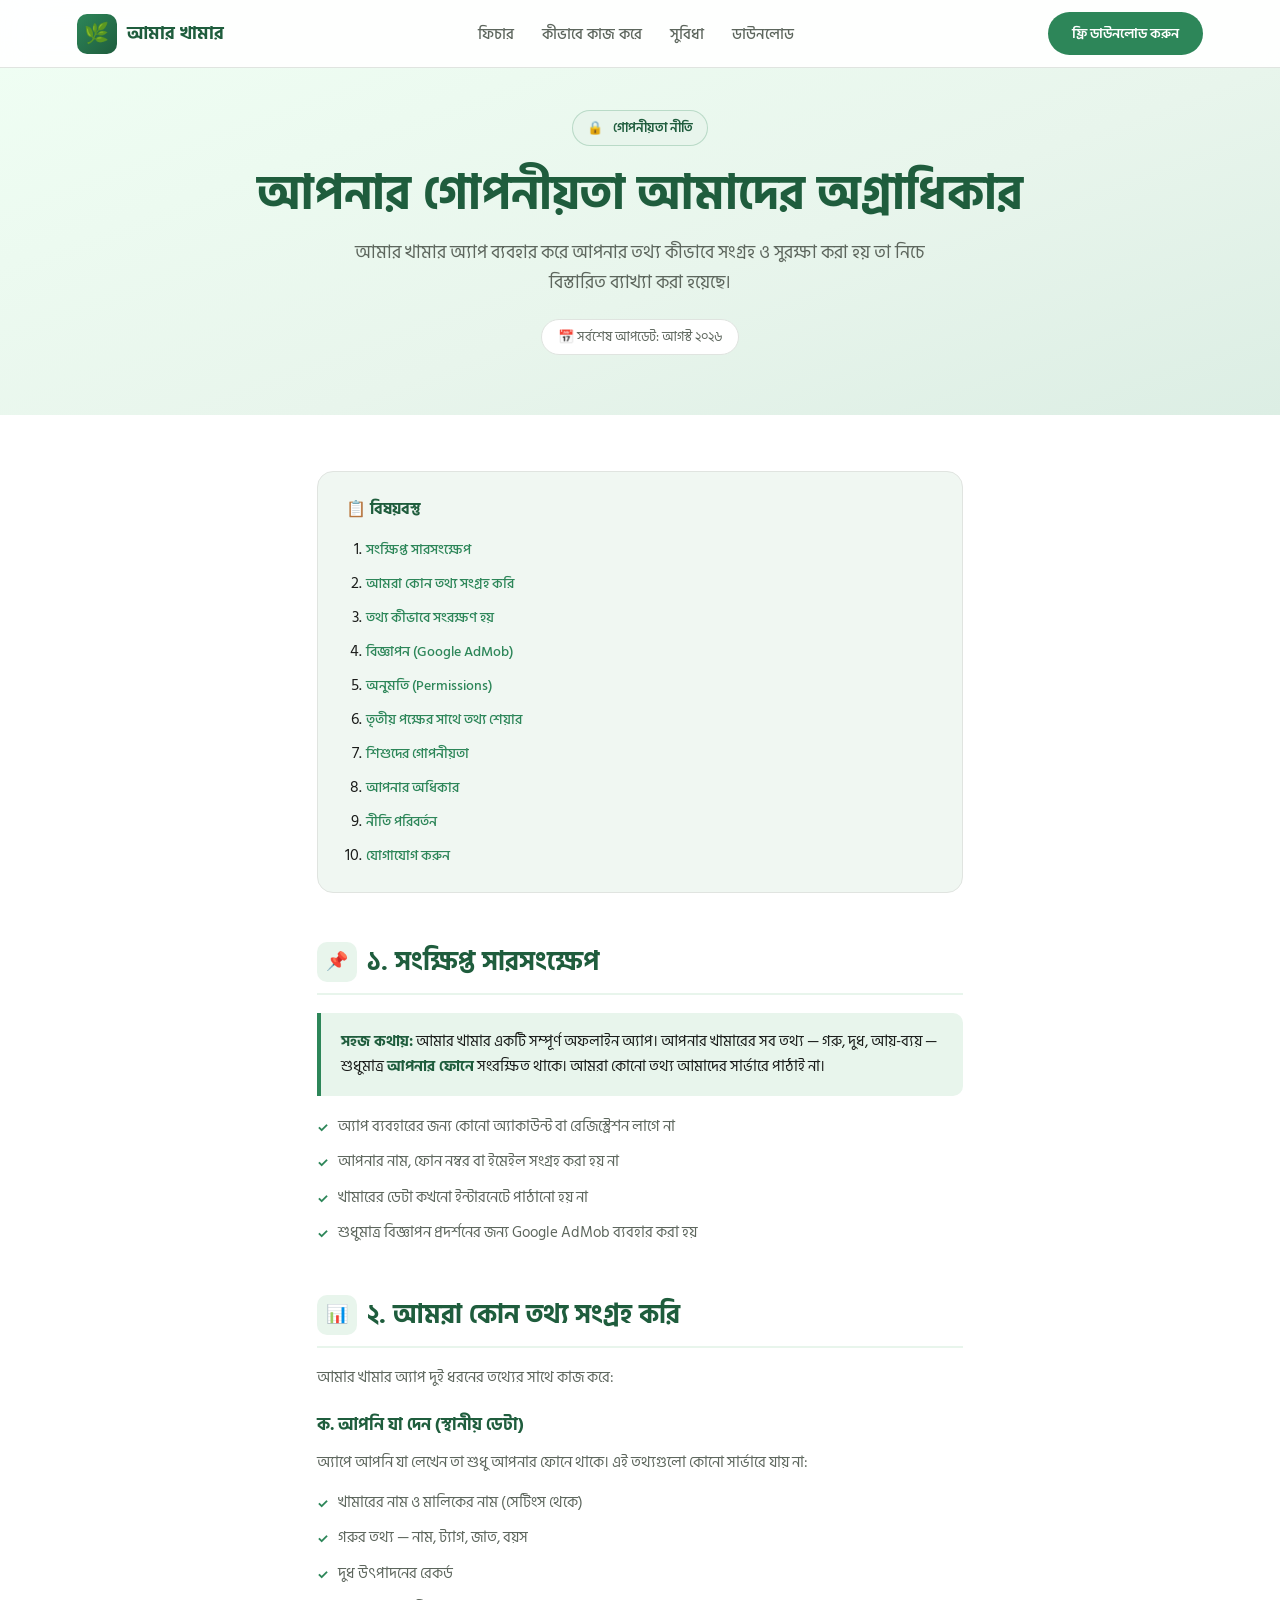
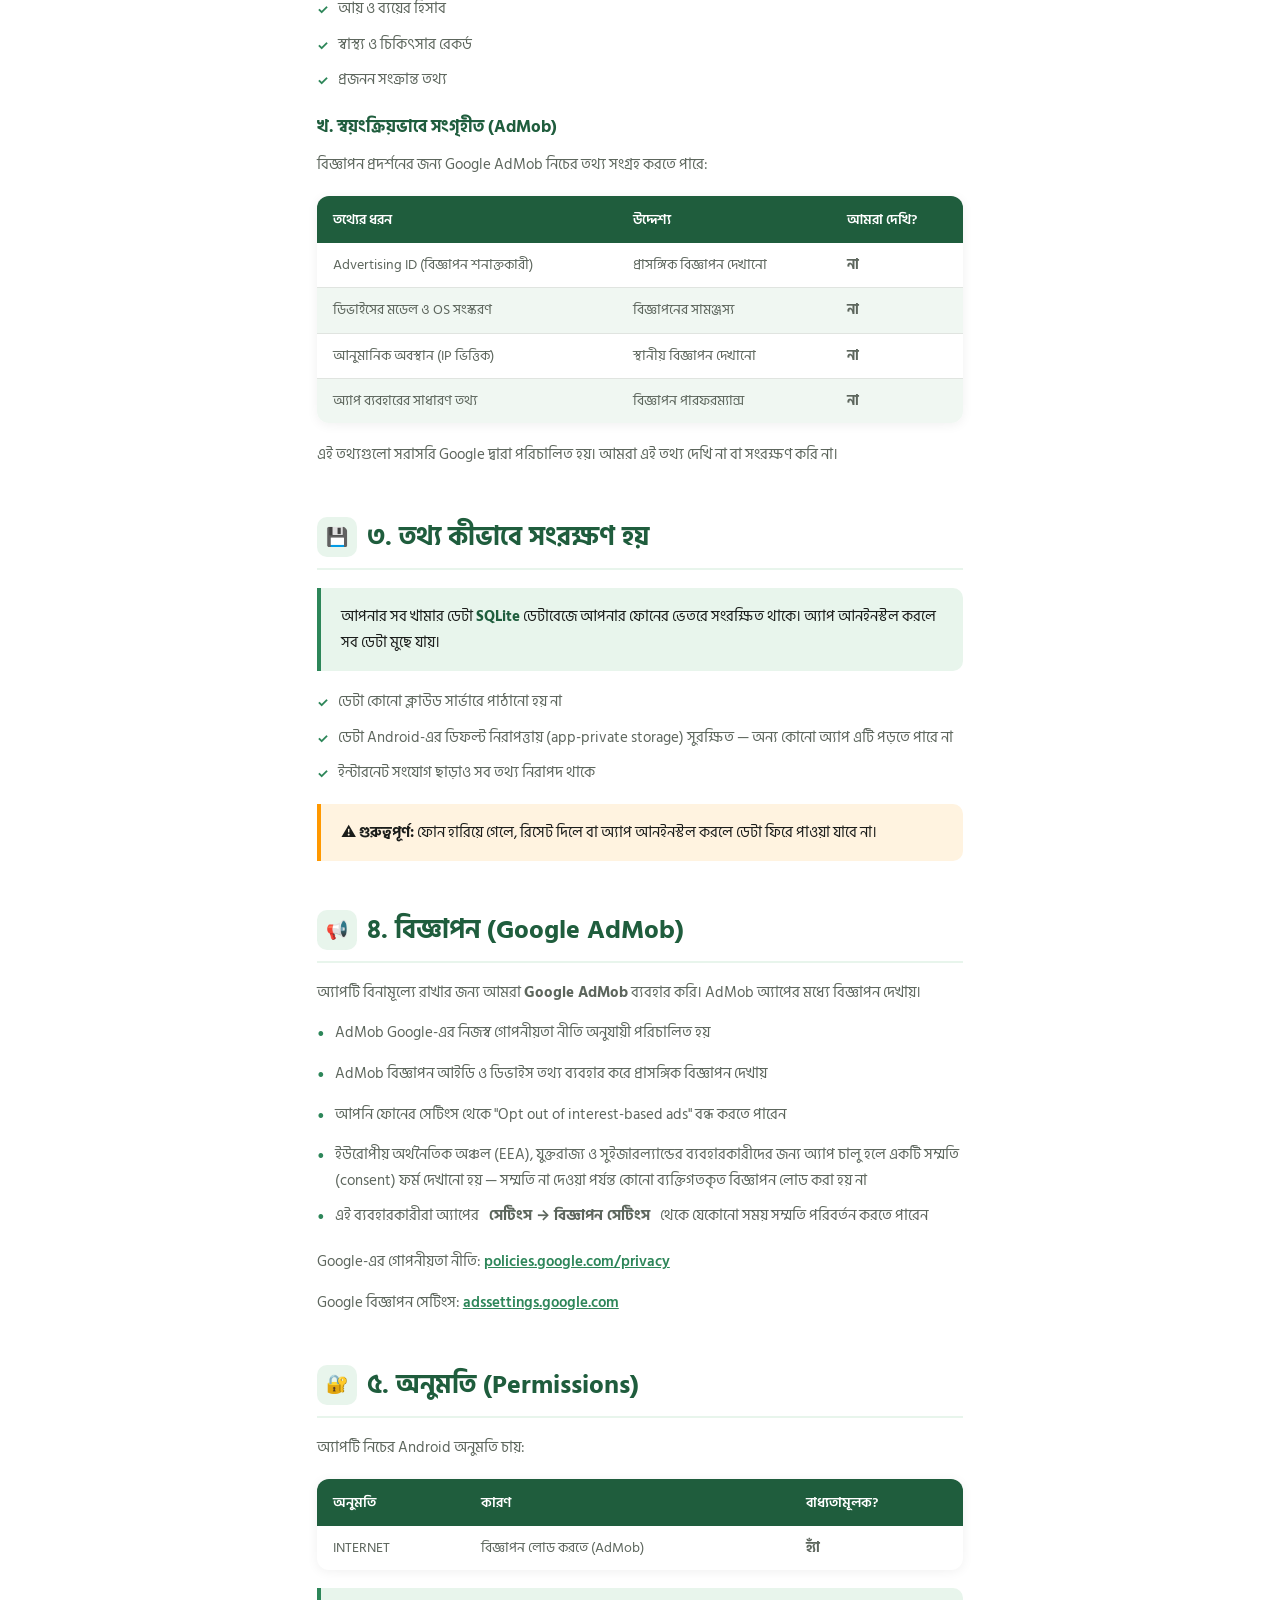
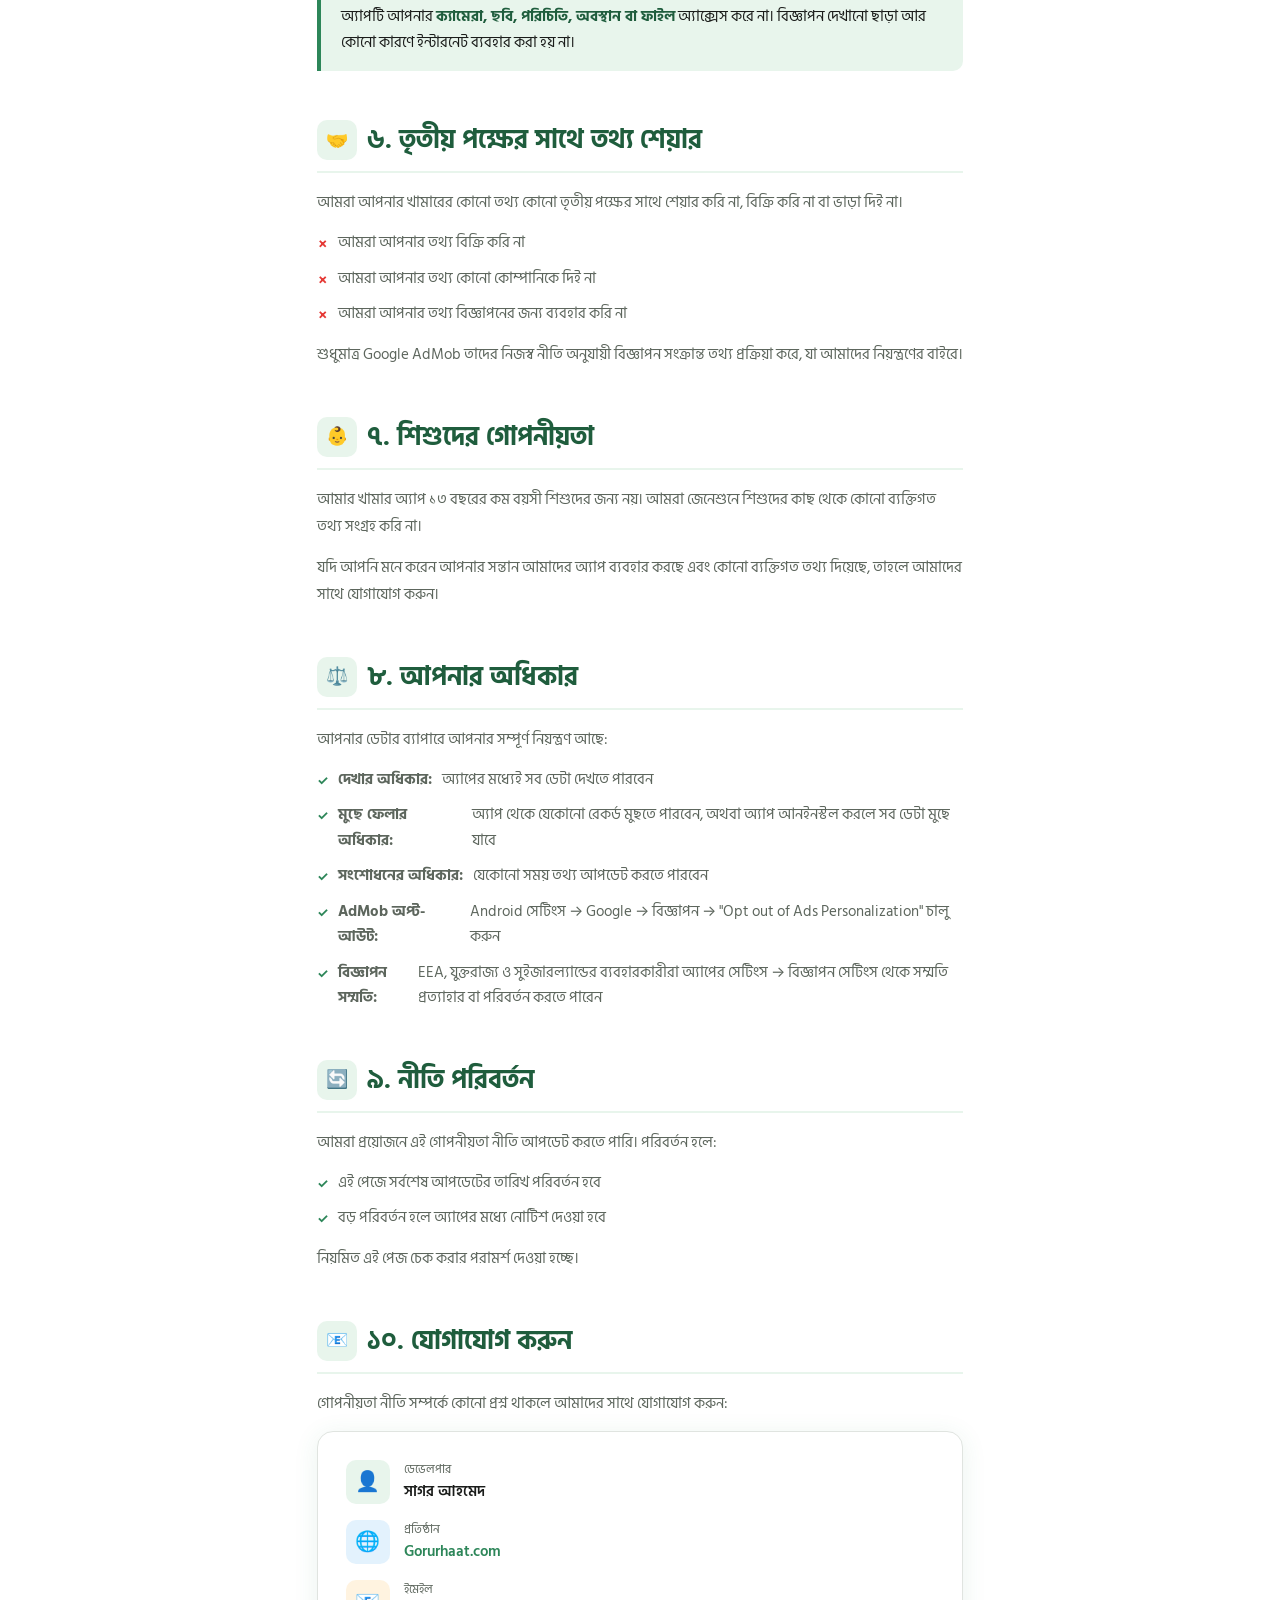
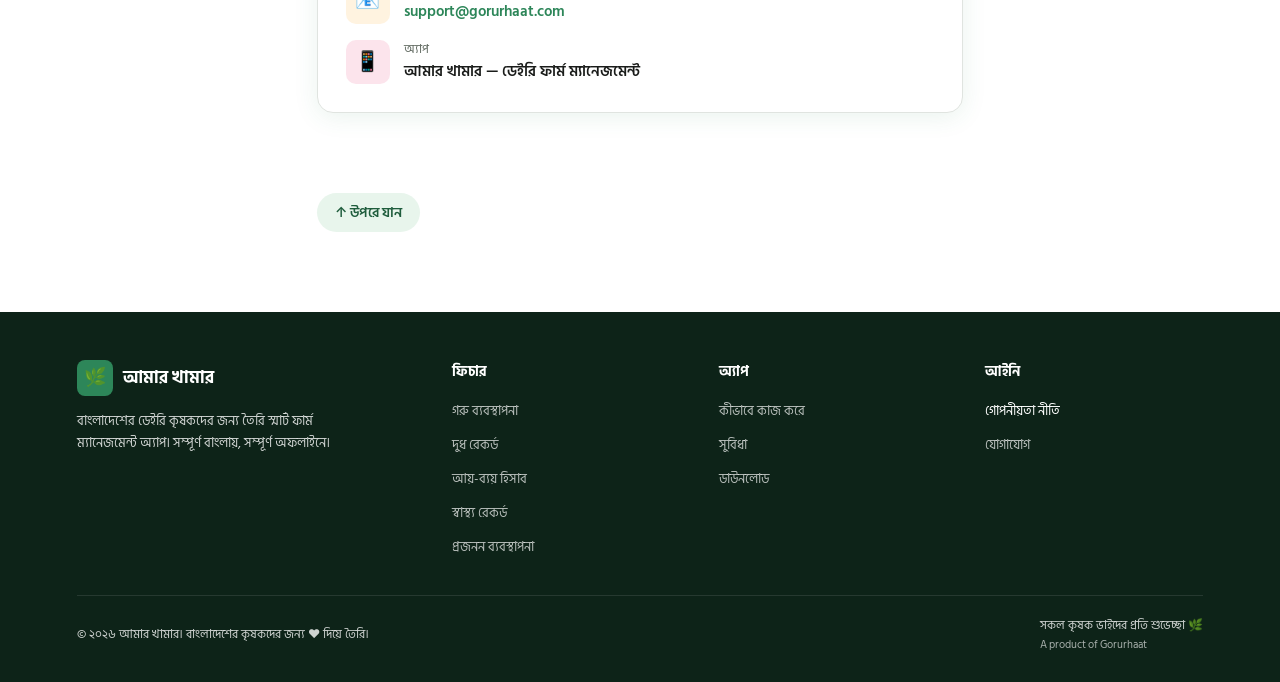
<file: privacy.html>
<!DOCTYPE html>
<html lang="bn">
<head>
  <meta charset="UTF-8" />
  <meta name="viewport" content="width=device-width, initial-scale=1.0" />
  <title>গোপনীয়তা নীতি – আমার খামার</title>
  <meta name="description" content="আমার খামার অ্যাপের গোপনীয়তা নীতি। আপনার তথ্য কীভাবে সংগ্রহ, ব্যবহার ও সুরক্ষা করা হয় জানুন।" />
  <meta name="theme-color" content="#1B5E3B" />
  <link rel="canonical" href="https://amarkhamar.gorurhaat.com/privacy.html" />
  <meta property="og:type" content="article" />
  <meta property="og:locale" content="bn_BD" />
  <meta property="og:site_name" content="আমার খামার" />
  <meta property="og:title" content="গোপনীয়তা নীতি – আমার খামার" />
  <meta property="og:description" content="আমার খামার অ্যাপ আপনার তথ্য কীভাবে সংগ্রহ, ব্যবহার ও সুরক্ষা করে তা জানুন।" />
  <meta property="og:url" content="https://amarkhamar.gorurhaat.com/privacy.html" />
  <meta name="twitter:card" content="summary" />
  <meta name="twitter:title" content="গোপনীয়তা নীতি – আমার খামার" />
  <meta name="twitter:description" content="আমার খামার অ্যাপের গোপনীয়তা নীতি।" />
  <link rel="preconnect" href="https://fonts.googleapis.com" />
  <link rel="preconnect" href="https://fonts.gstatic.com" crossorigin />
  <link href="https://fonts.googleapis.com/css2?family=Hind+Siliguri:wght@300;400;500;600;700&family=Inter:wght@400;500;600;700;800&display=swap" rel="stylesheet" />
  <link rel="stylesheet" href="style.css" />
  <style>
    /* ── PAGE HERO ── */
    .page-hero {
      background: linear-gradient(160deg, #F0FFF4 0%, #E8F5EC 60%, #DCEEE4 100%);
      padding: 110px 6% 60px;
      text-align: center;
    }
    .page-hero-tag {
      display: inline-flex; align-items: center; gap: 8px;
      background: var(--green-light); border: 1px solid rgba(45,134,89,.25);
      border-radius: 20px; padding: 6px 14px; margin-bottom: 20px;
      font-size: 13px; font-weight: 600; color: var(--green-dark);
    }
    .page-hero-tag::before { content: '🔒'; margin-right: 2px; }
    .page-hero h1 {
      font-size: clamp(28px, 4vw, 48px);
      font-weight: 700; color: var(--green-dark);
      margin-bottom: 14px; line-height: 1.2;
    }
    .page-hero p {
      font-size: clamp(15px, 2vw, 18px);
      color: var(--text-muted); max-width: 580px;
      margin: 0 auto 20px; line-height: 1.7;
    }
    .update-badge {
      display: inline-block;
      background: var(--white); border: 1px solid var(--border);
      border-radius: 20px; padding: 6px 16px;
      font-size: 13px; color: var(--text-muted);
    }

    /* ── CONTENT ── */
    .content-wrap {
      max-width: 800px; margin: 0 auto;
      padding: 56px 6% 80px;
    }

    /* Table of contents */
    .toc {
      background: var(--bg); border-radius: var(--radius);
      padding: 24px 28px; margin-bottom: 48px;
      border: 1px solid var(--border);
    }
    .toc h3 { font-size: 16px; font-weight: 700; margin-bottom: 14px; color: var(--green-dark); }
    .toc ol { padding-left: 20px; display: flex; flex-direction: column; gap: 8px; }
    .toc ol li a {
      text-decoration: none; color: var(--green);
      font-size: 14px; font-weight: 500; transition: color .2s;
    }
    .toc ol li a:hover { color: var(--green-dark); text-decoration: underline; }

    /* Policy sections */
    .policy-section { margin-bottom: 48px; scroll-margin-top: 88px; }
    .policy-section h2 {
      font-size: clamp(20px, 2.5vw, 26px); font-weight: 700; color: var(--green-dark);
      margin-bottom: 16px; padding-bottom: 10px;
      border-bottom: 2px solid var(--green-light);
      display: flex; align-items: center; gap: 10px;
    }
    .policy-section h2 .sec-icon {
      width: 40px; height: 40px; border-radius: 10px;
      background: var(--green-light);
      display: flex; align-items: center; justify-content: center;
      font-size: 18px; flex-shrink: 0;
    }
    .policy-section p { font-size: 15px; color: var(--text-muted); line-height: 1.8; margin-bottom: 14px; }
    .policy-section p:last-child { margin-bottom: 0; }
    .policy-section ul, .policy-section ol {
      padding-left: 0; list-style: none;
      display: flex; flex-direction: column; gap: 10px; margin-bottom: 14px;
    }
    .policy-section ul li {
      font-size: 15px; color: var(--text-muted);
      line-height: 1.7; display: flex; align-items: flex-start; gap: 10px;
    }
    .policy-section ul li::before { content: '✓'; color: var(--green); font-weight: 700; font-size: 13px; flex-shrink: 0; margin-top: 3px; }
    .policy-section ul li.cross::before { content: '✗'; color: var(--red); }
    .policy-section ul li.dot::before  { content: '•'; color: var(--green); font-size: 18px; margin-top: 0; }

    /* Highlight / warning boxes */
    .highlight-box {
      background: var(--green-light); border-left: 4px solid var(--green);
      border-radius: 0 10px 10px 0; padding: 16px 20px;
      margin: 18px 0; font-size: 15px; color: var(--text); line-height: 1.7;
    }
    .highlight-box strong { color: var(--green-dark); }
    .warning-box {
      background: var(--orange-light); border-left: 4px solid var(--orange);
      border-radius: 0 10px 10px 0; padding: 16px 20px;
      margin: 18px 0; font-size: 15px; color: var(--text); line-height: 1.7;
    }

    /* Data table */
    .data-table {
      width: 100%; border-collapse: collapse; margin: 18px 0; font-size: 14px;
      border-radius: 12px; overflow: hidden; box-shadow: 0 2px 12px rgba(0,0,0,.06);
    }
    .data-table th { background: var(--green-dark); color: #fff; padding: 12px 16px; text-align: left; font-weight: 600; }
    .data-table td { padding: 11px 16px; border-bottom: 1px solid var(--border); color: var(--text-muted); vertical-align: top; line-height: 1.6; }
    .data-table tr:last-child td { border-bottom: none; }
    .data-table tr:nth-child(even) td { background: var(--bg); }
    .badge-yes { color: var(--green); font-weight: 700; }
    .badge-no  { color: var(--red);   font-weight: 700; }

    /* Contact card */
    .contact-card { background: var(--white); border: 1px solid var(--border); border-radius: var(--radius); padding: 28px; display: flex; flex-direction: column; gap: 16px; box-shadow: var(--shadow); }
    .contact-row { display: flex; align-items: center; gap: 14px; }
    .contact-icon { width: 44px; height: 44px; border-radius: 10px; display: flex; align-items: center; justify-content: center; font-size: 20px; flex-shrink: 0; }
    .contact-label { font-size: 12px; color: var(--text-muted); }
    .contact-value { font-size: 15px; font-weight: 600; color: var(--text); }
    .contact-value a { color: var(--green); text-decoration: none; }
    .contact-value a:hover { text-decoration: underline; }

    /* Back to top */
    .back-to-top {
      display: inline-flex; align-items: center; gap: 8px;
      background: var(--green-light); color: var(--green-dark);
      border-radius: 20px; padding: 8px 18px;
      text-decoration: none; font-size: 14px; font-weight: 600;
      transition: background .2s; margin-top: 32px;
    }
    .back-to-top:hover { background: #d4edda; }

    /* ── PAGE-SPECIFIC RESPONSIVE ── */
    @media (max-width: 600px) {
      .page-hero   { padding: 90px 4% 48px; }
      .content-wrap { padding: 40px 4% 60px; }
      .data-table  { font-size: 13px; }
      .data-table th, .data-table td { padding: 9px 12px; }
    }
  </style>
</head>
<body>

<!-- NAV -->
<nav>
  <a href="index.html" class="nav-logo">
    <div class="nav-logo-icon">🌿</div>
    <span class="nav-logo-text">আমার খামার</span>
  </a>
  <ul class="nav-links">
    <li><a href="index.html#features">ফিচার</a></li>
    <li><a href="index.html#how">কীভাবে কাজ করে</a></li>
    <li><a href="index.html#benefits">সুবিধা</a></li>
    <li><a href="index.html#download">ডাউনলোড</a></li>
  </ul>
  <a href="index.html#download" class="nav-cta">ফ্রি ডাউনলোড করুন</a>
  <div class="nav-burger" id="navBurger" aria-label="মেনু খুলুন" role="button" tabindex="0">
    <span></span><span></span><span></span>
  </div>
</nav>

<!-- Mobile Drawer -->
<div class="nav-mobile-drawer" id="mobileDrawer">
  <a href="index.html#features">✨ ফিচার</a>
  <a href="index.html#how">📋 কীভাবে কাজ করে</a>
  <a href="index.html#benefits">💡 সুবিধা</a>
  <a href="index.html#download">📥 ডাউনলোড</a>
  <a href="index.html#download" class="drawer-cta">⬇️ ফ্রি ডাউনলোড করুন</a>
</div>

<!-- PAGE HERO -->
<div class="page-hero">
  <div class="page-hero-tag">গোপনীয়তা নীতি</div>
  <h1>আপনার গোপনীয়তা আমাদের অগ্রাধিকার</h1>
  <p>আমার খামার অ্যাপ ব্যবহার করে আপনার তথ্য কীভাবে সংগ্রহ ও সুরক্ষা করা হয় তা নিচে বিস্তারিত ব্যাখ্যা করা হয়েছে।</p>
  <div class="update-badge">📅 সর্বশেষ আপডেট: আগস্ট ২০২৬</div>
</div>

<!-- CONTENT -->
<div class="content-wrap">

  <!-- Table of Contents -->
  <div class="toc">
    <h3>📋 বিষয়বস্তু</h3>
    <ol>
      <li><a href="#s1">সংক্ষিপ্ত সারসংক্ষেপ</a></li>
      <li><a href="#s2">আমরা কোন তথ্য সংগ্রহ করি</a></li>
      <li><a href="#s3">তথ্য কীভাবে সংরক্ষণ হয়</a></li>
      <li><a href="#s4">বিজ্ঞাপন (Google AdMob)</a></li>
      <li><a href="#s5">অনুমতি (Permissions)</a></li>
      <li><a href="#s6">তৃতীয় পক্ষের সাথে তথ্য শেয়ার</a></li>
      <li><a href="#s7">শিশুদের গোপনীয়তা</a></li>
      <li><a href="#s8">আপনার অধিকার</a></li>
      <li><a href="#s9">নীতি পরিবর্তন</a></li>
      <li><a href="#s10">যোগাযোগ করুন</a></li>
    </ol>
  </div>

  <!-- Section 1 -->
  <div class="policy-section" id="s1">
    <h2><div class="sec-icon">📌</div>১. সংক্ষিপ্ত সারসংক্ষেপ</h2>
    <div class="highlight-box">
      <strong>সহজ কথায়:</strong> আমার খামার একটি সম্পূর্ণ অফলাইন অ্যাপ। আপনার খামারের সব তথ্য — গরু, দুধ, আয়-ব্যয় — শুধুমাত্র <strong>আপনার ফোনে</strong> সংরক্ষিত থাকে। আমরা কোনো তথ্য আমাদের সার্ভারে পাঠাই না।
    </div>
    <ul>
      <li>অ্যাপ ব্যবহারের জন্য কোনো অ্যাকাউন্ট বা রেজিস্ট্রেশন লাগে না</li>
      <li>আপনার নাম, ফোন নম্বর বা ইমেইল সংগ্রহ করা হয় না</li>
      <li>খামারের ডেটা কখনো ইন্টারনেটে পাঠানো হয় না</li>
      <li>শুধুমাত্র বিজ্ঞাপন প্রদর্শনের জন্য Google AdMob ব্যবহার করা হয়</li>
    </ul>
  </div>

  <!-- Section 2 -->
  <div class="policy-section" id="s2">
    <h2><div class="sec-icon">📊</div>২. আমরা কোন তথ্য সংগ্রহ করি</h2>
    <p>আমার খামার অ্যাপ দুই ধরনের তথ্যের সাথে কাজ করে:</p>

    <h3 style="font-size:17px;font-weight:700;margin:20px 0 10px;color:var(--green-dark);">ক. আপনি যা দেন (স্থানীয় ডেটা)</h3>
    <p>অ্যাপে আপনি যা লেখেন তা শুধু আপনার ফোনে থাকে। এই তথ্যগুলো কোনো সার্ভারে যায় না:</p>
    <ul>
      <li>খামারের নাম ও মালিকের নাম (সেটিংস থেকে)</li>
      <li>গরুর তথ্য — নাম, ট্যাগ, জাত, বয়স</li>
      <li>দুধ উৎপাদনের রেকর্ড</li>
      <li>আয় ও ব্যয়ের হিসাব</li>
      <li>স্বাস্থ্য ও চিকিৎসার রেকর্ড</li>
      <li>প্রজনন সংক্রান্ত তথ্য</li>
    </ul>

    <h3 style="font-size:17px;font-weight:700;margin:20px 0 10px;color:var(--green-dark);">খ. স্বয়ংক্রিয়ভাবে সংগৃহীত (AdMob)</h3>
    <p>বিজ্ঞাপন প্রদর্শনের জন্য Google AdMob নিচের তথ্য সংগ্রহ করতে পারে:</p>
    <table class="data-table">
      <thead>
        <tr><th>তথ্যের ধরন</th><th>উদ্দেশ্য</th><th>আমরা দেখি?</th></tr>
      </thead>
      <tbody>
        <tr><td>Advertising ID (বিজ্ঞাপন শনাক্তকারী)</td><td>প্রাসঙ্গিক বিজ্ঞাপন দেখানো</td><td class="badge-no">না</td></tr>
        <tr><td>ডিভাইসের মডেল ও OS সংস্করণ</td><td>বিজ্ঞাপনের সামঞ্জস্য</td><td class="badge-no">না</td></tr>
        <tr><td>আনুমানিক অবস্থান (IP ভিত্তিক)</td><td>স্থানীয় বিজ্ঞাপন দেখানো</td><td class="badge-no">না</td></tr>
        <tr><td>অ্যাপ ব্যবহারের সাধারণ তথ্য</td><td>বিজ্ঞাপন পারফরম্যান্স</td><td class="badge-no">না</td></tr>
      </tbody>
    </table>
    <p>এই তথ্যগুলো সরাসরি Google দ্বারা পরিচালিত হয়। আমরা এই তথ্য দেখি না বা সংরক্ষণ করি না।</p>
  </div>

  <!-- Section 3 -->
  <div class="policy-section" id="s3">
    <h2><div class="sec-icon">💾</div>৩. তথ্য কীভাবে সংরক্ষণ হয়</h2>
    <div class="highlight-box">
      আপনার সব খামার ডেটা <strong>SQLite</strong> ডেটাবেজে আপনার ফোনের ভেতরে সংরক্ষিত থাকে। অ্যাপ আনইনস্টল করলে সব ডেটা মুছে যায়।
    </div>
    <ul>
      <li>ডেটা কোনো ক্লাউড সার্ভারে পাঠানো হয় না</li>
      <li>ডেটা Android-এর ডিফল্ট নিরাপত্তায় (app-private storage) সুরক্ষিত — অন্য কোনো অ্যাপ এটি পড়তে পারে না</li>
      <li>ইন্টারনেট সংযোগ ছাড়াও সব তথ্য নিরাপদ থাকে</li>
    </ul>
    <div class="warning-box">
      ⚠️ <strong>গুরুত্বপূর্ণ:</strong> ফোন হারিয়ে গেলে, রিসেট দিলে বা অ্যাপ আনইনস্টল করলে ডেটা ফিরে পাওয়া যাবে না।
    </div>
  </div>

  <!-- Section 4 -->
  <div class="policy-section" id="s4">
    <h2><div class="sec-icon">📢</div>৪. বিজ্ঞাপন (Google AdMob)</h2>
    <p>অ্যাপটি বিনামূল্যে রাখার জন্য আমরা <strong>Google AdMob</strong> ব্যবহার করি। AdMob অ্যাপের মধ্যে বিজ্ঞাপন দেখায়।</p>
    <ul>
      <li class="dot">AdMob Google-এর নিজস্ব গোপনীয়তা নীতি অনুযায়ী পরিচালিত হয়</li>
      <li class="dot">AdMob বিজ্ঞাপন আইডি ও ডিভাইস তথ্য ব্যবহার করে প্রাসঙ্গিক বিজ্ঞাপন দেখায়</li>
      <li class="dot">আপনি ফোনের সেটিংস থেকে "Opt out of interest-based ads" বন্ধ করতে পারেন</li>
      <li class="dot">ইউরোপীয় অর্থনৈতিক অঞ্চল (EEA), যুক্তরাজ্য ও সুইজারল্যান্ডের ব্যবহারকারীদের জন্য অ্যাপ চালু হলে একটি সম্মতি (consent) ফর্ম দেখানো হয় — সম্মতি না দেওয়া পর্যন্ত কোনো ব্যক্তিগতকৃত বিজ্ঞাপন লোড করা হয় না</li>
      <li class="dot">এই ব্যবহারকারীরা অ্যাপের <strong>সেটিংস → বিজ্ঞাপন সেটিংস</strong> থেকে যেকোনো সময় সম্মতি পরিবর্তন করতে পারেন</li>
    </ul>
    <p>Google-এর গোপনীয়তা নীতি: <a href="https://policies.google.com/privacy" target="_blank" rel="noopener" style="color:var(--green);font-weight:600;">policies.google.com/privacy</a></p>
    <p>Google বিজ্ঞাপন সেটিংস: <a href="https://adssettings.google.com" target="_blank" rel="noopener" style="color:var(--green);font-weight:600;">adssettings.google.com</a></p>
  </div>

  <!-- Section 5 -->
  <div class="policy-section" id="s5">
    <h2><div class="sec-icon">🔐</div>৫. অনুমতি (Permissions)</h2>
    <p>অ্যাপটি নিচের Android অনুমতি চায়:</p>
    <table class="data-table">
      <thead>
        <tr><th>অনুমতি</th><th>কারণ</th><th>বাধ্যতামূলক?</th></tr>
      </thead>
      <tbody>
        <tr><td>INTERNET</td><td>বিজ্ঞাপন লোড করতে (AdMob)</td><td class="badge-yes">হ্যাঁ</td></tr>
      </tbody>
    </table>
    <div class="highlight-box">
      অ্যাপটি আপনার <strong>ক্যামেরা, ছবি, পরিচিতি, অবস্থান বা ফাইল</strong> অ্যাক্সেস করে না। বিজ্ঞাপন দেখানো ছাড়া আর কোনো কারণে ইন্টারনেট ব্যবহার করা হয় না।
    </div>
  </div>

  <!-- Section 6 -->
  <div class="policy-section" id="s6">
    <h2><div class="sec-icon">🤝</div>৬. তৃতীয় পক্ষের সাথে তথ্য শেয়ার</h2>
    <p>আমরা আপনার খামারের কোনো তথ্য কোনো তৃতীয় পক্ষের সাথে শেয়ার করি না, বিক্রি করি না বা ভাড়া দিই না।</p>
    <ul>
      <li class="cross">আমরা আপনার তথ্য বিক্রি করি না</li>
      <li class="cross">আমরা আপনার তথ্য কোনো কোম্পানিকে দিই না</li>
      <li class="cross">আমরা আপনার তথ্য বিজ্ঞাপনের জন্য ব্যবহার করি না</li>
    </ul>
    <p>শুধুমাত্র Google AdMob তাদের নিজস্ব নীতি অনুযায়ী বিজ্ঞাপন সংক্রান্ত তথ্য প্রক্রিয়া করে, যা আমাদের নিয়ন্ত্রণের বাইরে।</p>
  </div>

  <!-- Section 7 -->
  <div class="policy-section" id="s7">
    <h2><div class="sec-icon">👶</div>৭. শিশুদের গোপনীয়তা</h2>
    <p>আমার খামার অ্যাপ ১৩ বছরের কম বয়সী শিশুদের জন্য নয়। আমরা জেনেশুনে শিশুদের কাছ থেকে কোনো ব্যক্তিগত তথ্য সংগ্রহ করি না।</p>
    <p>যদি আপনি মনে করেন আপনার সন্তান আমাদের অ্যাপ ব্যবহার করছে এবং কোনো ব্যক্তিগত তথ্য দিয়েছে, তাহলে আমাদের সাথে যোগাযোগ করুন।</p>
  </div>

  <!-- Section 8 -->
  <div class="policy-section" id="s8">
    <h2><div class="sec-icon">⚖️</div>৮. আপনার অধিকার</h2>
    <p>আপনার ডেটার ব্যাপারে আপনার সম্পূর্ণ নিয়ন্ত্রণ আছে:</p>
    <ul>
      <li><strong>দেখার অধিকার:</strong> অ্যাপের মধ্যেই সব ডেটা দেখতে পারবেন</li>
      <li><strong>মুছে ফেলার অধিকার:</strong> অ্যাপ থেকে যেকোনো রেকর্ড মুছতে পারবেন, অথবা অ্যাপ আনইনস্টল করলে সব ডেটা মুছে যাবে</li>
      <li><strong>সংশোধনের অধিকার:</strong> যেকোনো সময় তথ্য আপডেট করতে পারবেন</li>
      <li><strong>AdMob অপ্ট-আউট:</strong> Android সেটিংস → Google → বিজ্ঞাপন → "Opt out of Ads Personalization" চালু করুন</li>
      <li><strong>বিজ্ঞাপন সম্মতি:</strong> EEA, যুক্তরাজ্য ও সুইজারল্যান্ডের ব্যবহারকারীরা অ্যাপের সেটিংস → বিজ্ঞাপন সেটিংস থেকে সম্মতি প্রত্যাহার বা পরিবর্তন করতে পারেন</li>
    </ul>
  </div>

  <!-- Section 9 -->
  <div class="policy-section" id="s9">
    <h2><div class="sec-icon">🔄</div>৯. নীতি পরিবর্তন</h2>
    <p>আমরা প্রয়োজনে এই গোপনীয়তা নীতি আপডেট করতে পারি। পরিবর্তন হলে:</p>
    <ul>
      <li>এই পেজে সর্বশেষ আপডেটের তারিখ পরিবর্তন হবে</li>
      <li>বড় পরিবর্তন হলে অ্যাপের মধ্যে নোটিশ দেওয়া হবে</li>
    </ul>
    <p>নিয়মিত এই পেজ চেক করার পরামর্শ দেওয়া হচ্ছে।</p>
  </div>

  <!-- Section 10 -->
  <div class="policy-section" id="s10">
    <h2><div class="sec-icon">📧</div>১০. যোগাযোগ করুন</h2>
    <p>গোপনীয়তা নীতি সম্পর্কে কোনো প্রশ্ন থাকলে আমাদের সাথে যোগাযোগ করুন:</p>
    <div class="contact-card">
      <div class="contact-row">
        <div class="contact-icon" style="background:#E8F5EC;">👤</div>
        <div><div class="contact-label">ডেভেলপার</div><div class="contact-value">সাগর আহমেদ</div></div>
      </div>
      <div class="contact-row">
        <div class="contact-icon" style="background:#E3F2FD;">🌐</div>
        <div><div class="contact-label">প্রতিষ্ঠান</div><div class="contact-value"><a href="https://gorurhaat.com" target="_blank" rel="noopener">Gorurhaat.com</a></div></div>
      </div>
      <div class="contact-row">
        <div class="contact-icon" style="background:#FFF3E0;">📧</div>
        <div><div class="contact-label">ইমেইল</div><div class="contact-value"><a href="mailto:support@gorurhaat.com">support@gorurhaat.com</a></div></div>
      </div>
      <div class="contact-row">
        <div class="contact-icon" style="background:#FCE4EC;">📱</div>
        <div><div class="contact-label">অ্যাপ</div><div class="contact-value">আমার খামার — ডেইরি ফার্ম ম্যানেজমেন্ট</div></div>
      </div>
    </div>
  </div>

  <a href="#" class="back-to-top">↑ উপরে যান</a>
</div>

<!-- FOOTER -->
<footer>
  <div class="footer-top">
    <div class="footer-brand">
      <div class="footer-brand-logo">
        <div class="footer-brand-logo-icon">🌿</div>
        <span class="footer-brand-name">আমার খামার</span>
      </div>
      <p>বাংলাদেশের ডেইরি কৃষকদের জন্য তৈরি স্মার্ট ফার্ম ম্যানেজমেন্ট অ্যাপ। সম্পূর্ণ বাংলায়, সম্পূর্ণ অফলাইনে।</p>
    </div>
    <div class="footer-col">
      <h4>ফিচার</h4>
      <ul>
        <li><a href="index.html#features">গরু ব্যবস্থাপনা</a></li>
        <li><a href="index.html#features">দুধ রেকর্ড</a></li>
        <li><a href="index.html#features">আয়-ব্যয় হিসাব</a></li>
        <li><a href="index.html#features">স্বাস্থ্য রেকর্ড</a></li>
        <li><a href="index.html#features">প্রজনন ব্যবস্থাপনা</a></li>
      </ul>
    </div>
    <div class="footer-col">
      <h4>অ্যাপ</h4>
      <ul>
        <li><a href="index.html#how">কীভাবে কাজ করে</a></li>
        <li><a href="index.html#benefits">সুবিধা</a></li>
        <li><a href="index.html#download">ডাউনলোড</a></li>
      </ul>
    </div>
    <div class="footer-col">
      <h4>আইনি</h4>
      <ul>
        <li><a href="privacy.html" style="color:#fff;">গোপনীয়তা নীতি</a></li>
        <li><a href="mailto:support@gorurhaat.com">যোগাযোগ</a></li>
      </ul>
    </div>
  </div>
  <div class="footer-bottom">
    <p>© ২০২৬ আমার খামার। বাংলাদেশের কৃষকদের জন্য ❤️ দিয়ে তৈরি।</p>
    <p>সকল কৃষক ভাইদের প্রতি শুভেচ্ছা 🌿<br /><span class="footer-attribution">A product of Gorurhaat</span></p>
  </div>
</footer>

<script>
  /* Hamburger menu */
  const burger = document.getElementById('navBurger');
  const drawer = document.getElementById('mobileDrawer');
  function toggleMenu(open) {
    burger.classList.toggle('open', open);
    drawer.classList.toggle('open', open);
    document.body.style.overflow = open ? 'hidden' : '';
  }
  burger.addEventListener('click', () => toggleMenu(!drawer.classList.contains('open')));
  burger.addEventListener('keydown', e => { if (e.key === 'Enter' || e.key === ' ') toggleMenu(!drawer.classList.contains('open')); });
  drawer.querySelectorAll('a').forEach(link => link.addEventListener('click', () => toggleMenu(false)));
  document.addEventListener('click', e => {
    if (drawer.classList.contains('open') && !drawer.contains(e.target) && !burger.contains(e.target)) toggleMenu(false);
  });
  window.addEventListener('resize', () => { if (window.innerWidth > 900) toggleMenu(false); });
</script>
</body>
</html>
</file>
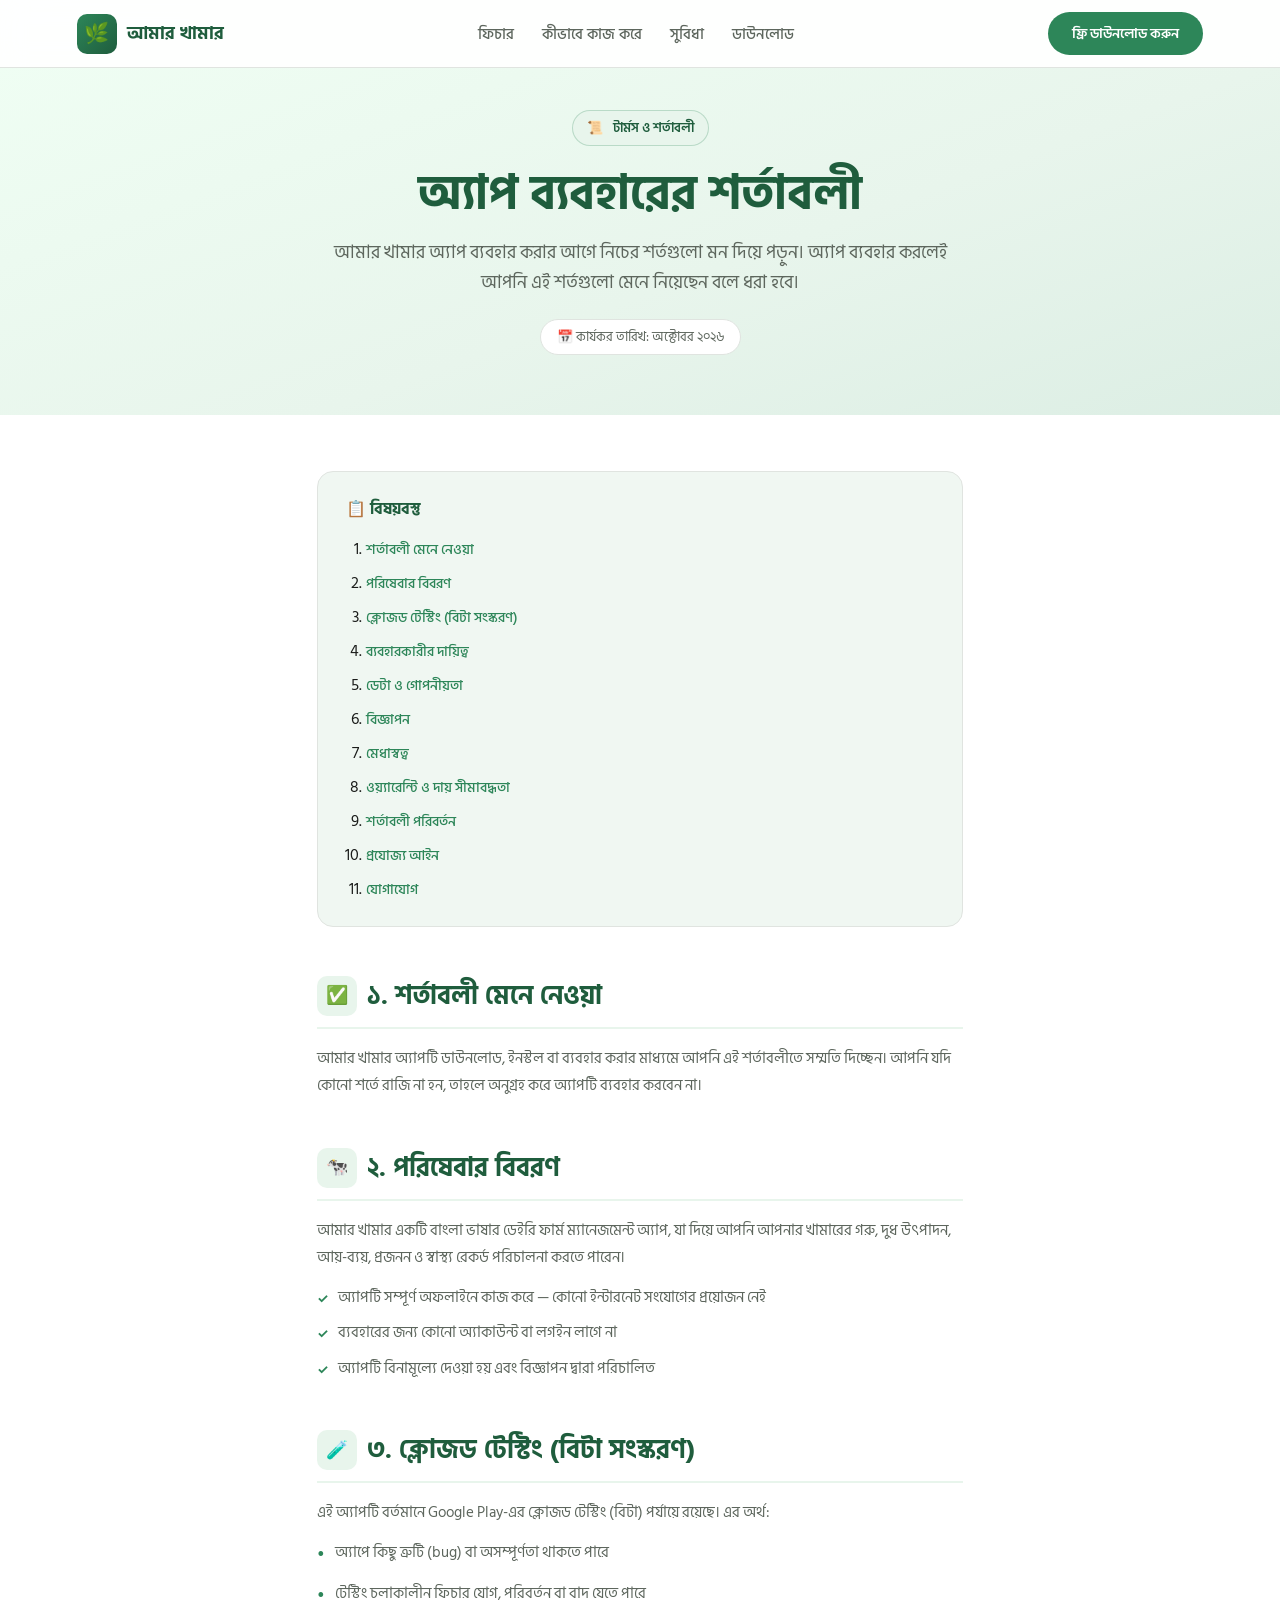
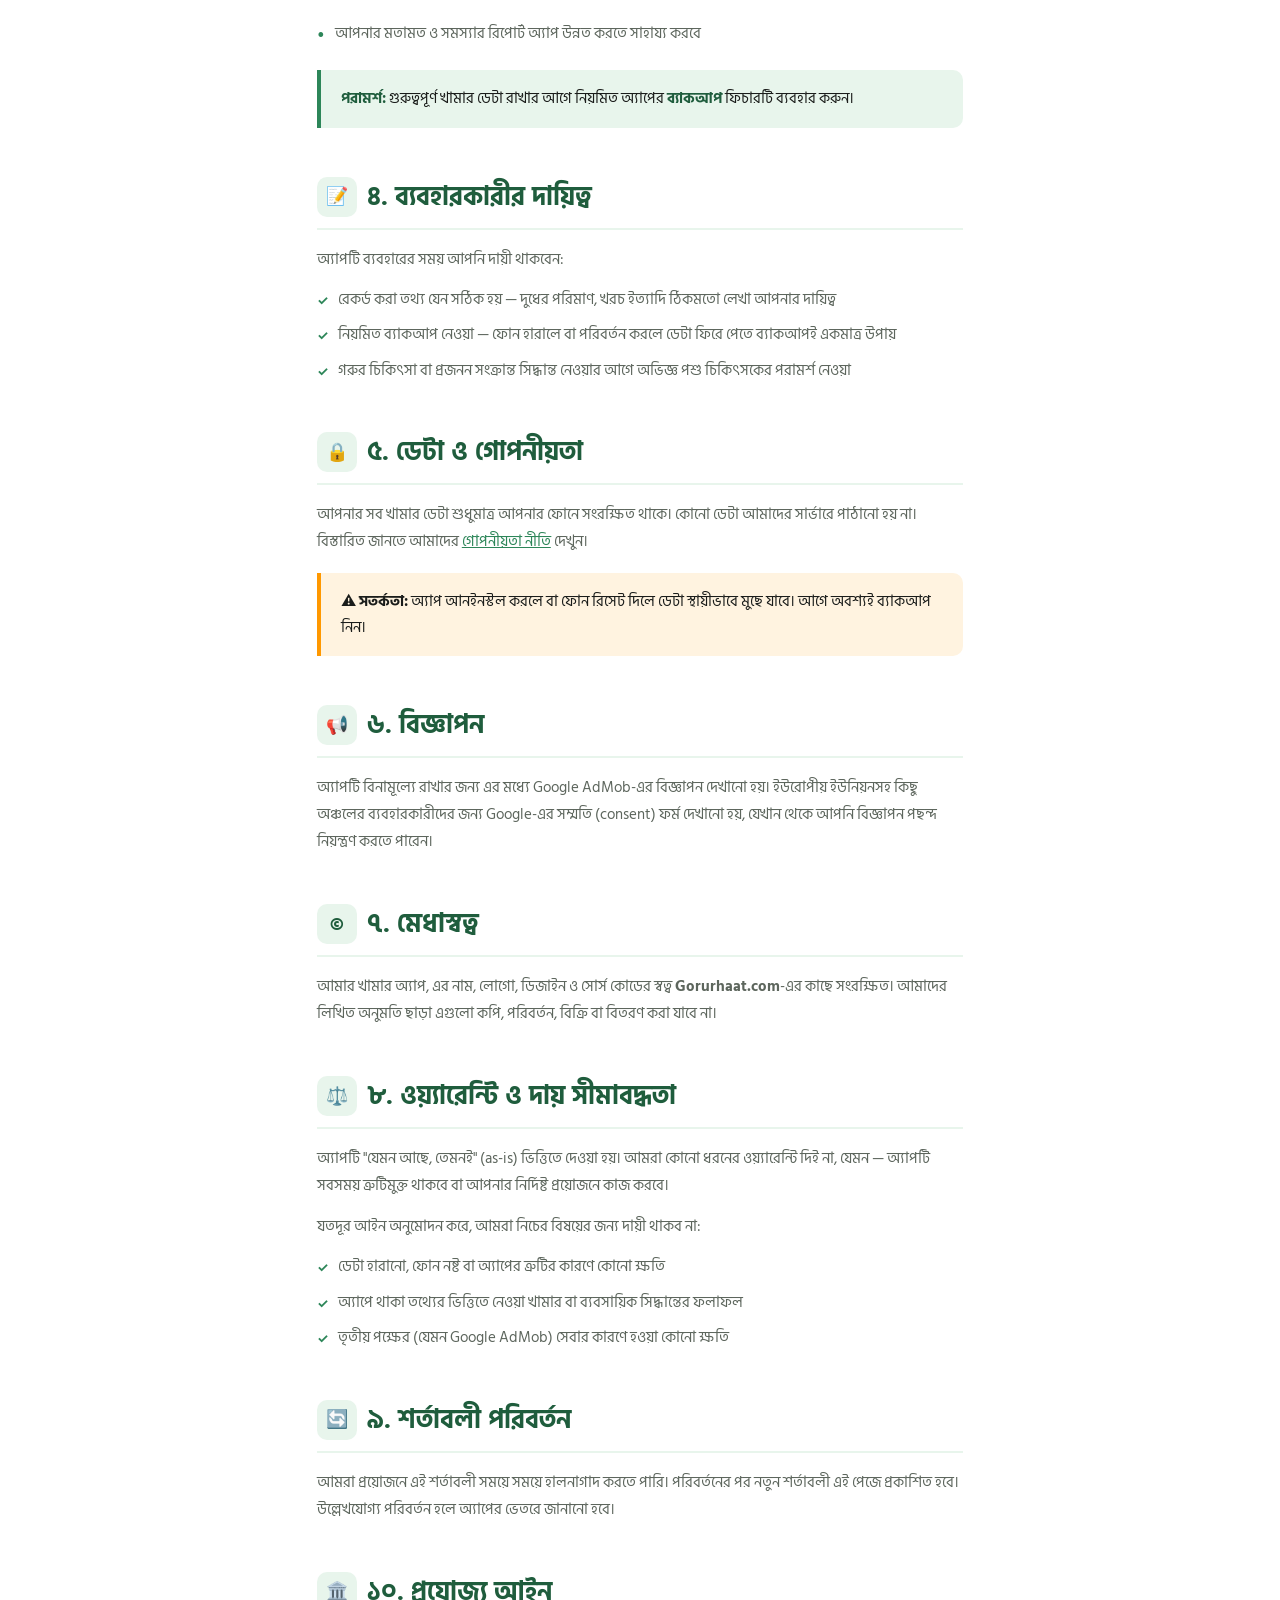
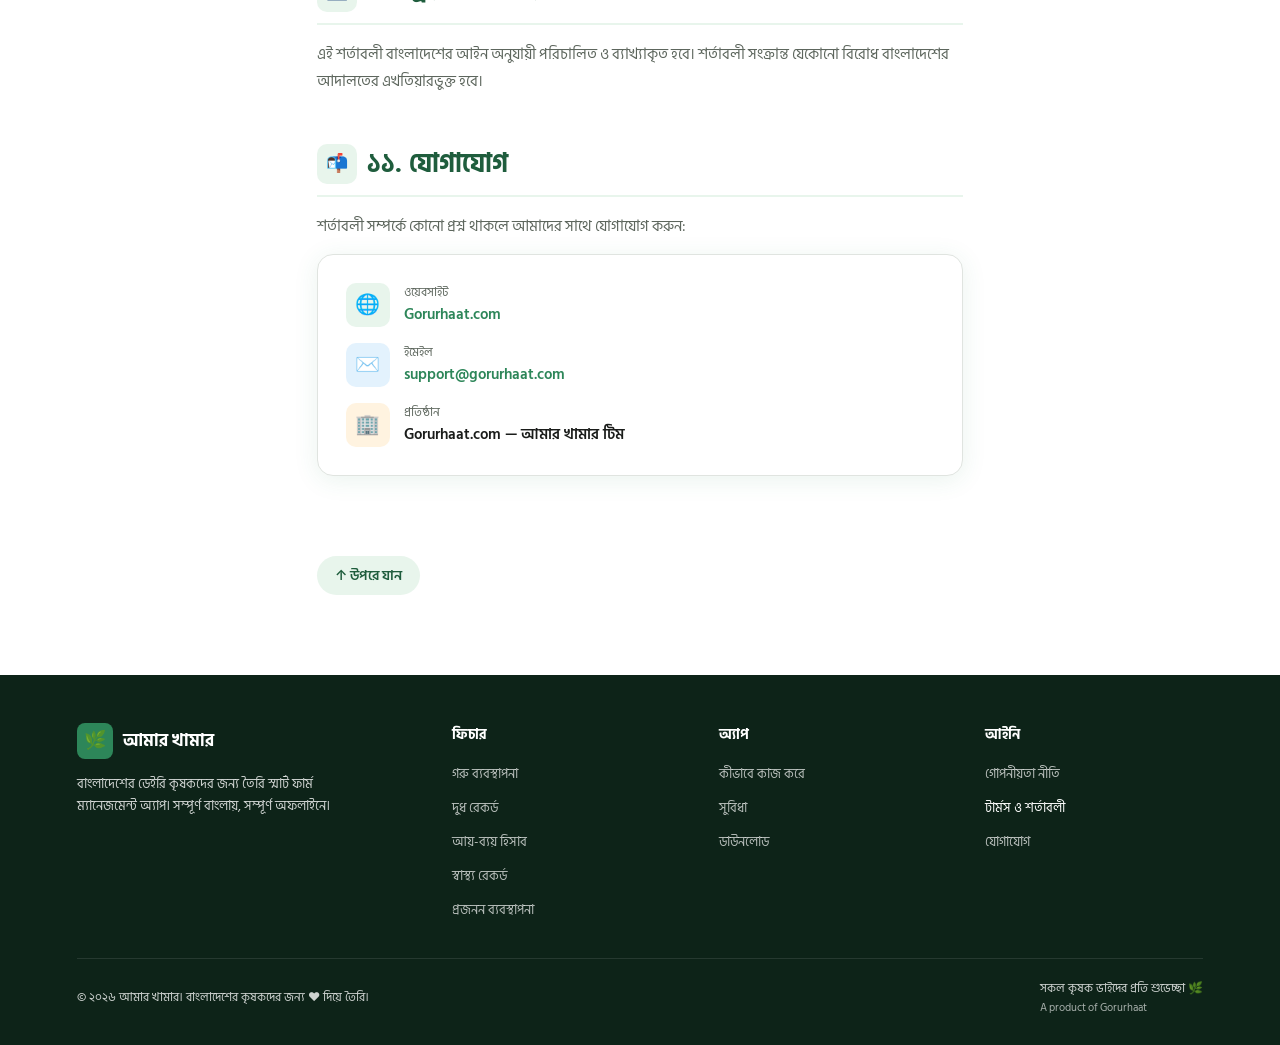
<file: terms.html>
<!DOCTYPE html>
<html lang="bn">
<head>
  <meta charset="UTF-8" />
  <meta name="viewport" content="width=device-width, initial-scale=1.0" />
  <title>টার্মস ও শর্তাবলী – আমার খামার</title>
  <meta name="description" content="আমার খামার অ্যাপ ব্যবহারের শর্তাবলী। অ্যাপ ব্যবহারের আগে নিয়মগুলো পড়ে নিন।" />
  <meta name="theme-color" content="#1B5E3B" />
  <link rel="canonical" href="https://amarkhamar.gorurhaat.com/terms.html" />
  <meta property="og:type" content="article" />
  <meta property="og:locale" content="bn_BD" />
  <meta property="og:site_name" content="আমার খামার" />
  <meta property="og:title" content="টার্মস ও শর্তাবলী – আমার খামার" />
  <meta property="og:description" content="আমার খামার অ্যাপ ব্যবহারের শর্তাবলী পড়ে নিন।" />
  <meta property="og:url" content="https://amarkhamar.gorurhaat.com/terms.html" />
  <meta name="twitter:card" content="summary" />
  <meta name="twitter:title" content="টার্মস ও শর্তাবলী – আমার খামার" />
  <meta name="twitter:description" content="আমার খামার অ্যাপ ব্যবহারের শর্তাবলী।" />
  <link rel="preconnect" href="https://fonts.googleapis.com" />
  <link rel="preconnect" href="https://fonts.gstatic.com" crossorigin />
  <link href="https://fonts.googleapis.com/css2?family=Hind+Siliguri:wght@300;400;500;600;700&family=Inter:wght@400;500;600;700;800&display=swap" rel="stylesheet" />
  <link rel="stylesheet" href="style.css" />
  <style>
    /* ── PAGE HERO ── */
    .page-hero {
      background: linear-gradient(160deg, #F0FFF4 0%, #E8F5EC 60%, #DCEEE4 100%);
      padding: 110px 6% 60px;
      text-align: center;
    }
    .page-hero-tag {
      display: inline-flex; align-items: center; gap: 8px;
      background: var(--green-light); border: 1px solid rgba(45,134,89,.25);
      border-radius: 20px; padding: 6px 14px; margin-bottom: 20px;
      font-size: 13px; font-weight: 600; color: var(--green-dark);
    }
    .page-hero-tag::before { content: '📜'; margin-right: 2px; }
    .page-hero h1 {
      font-size: clamp(28px, 4vw, 48px);
      font-weight: 700; color: var(--green-dark);
      margin-bottom: 14px; line-height: 1.2;
    }
    .page-hero p {
      font-size: clamp(15px, 2vw, 18px);
      color: var(--text-muted); max-width: 620px;
      margin: 0 auto 20px; line-height: 1.7;
    }
    .update-badge {
      display: inline-block;
      background: var(--white); border: 1px solid var(--border);
      border-radius: 20px; padding: 6px 16px;
      font-size: 13px; color: var(--text-muted);
    }

    /* ── CONTENT ── */
    .content-wrap {
      max-width: 800px; margin: 0 auto;
      padding: 56px 6% 80px;
    }
    .toc {
      background: var(--bg); border-radius: var(--radius);
      padding: 24px 28px; margin-bottom: 48px;
      border: 1px solid var(--border);
    }
    .toc h3 { font-size: 16px; font-weight: 700; margin-bottom: 14px; color: var(--green-dark); }
    .toc ol { padding-left: 20px; display: flex; flex-direction: column; gap: 8px; }
    .toc ol li a {
      text-decoration: none; color: var(--green);
      font-size: 14px; font-weight: 500; transition: color .2s;
    }
    .toc ol li a:hover { color: var(--green-dark); text-decoration: underline; }

    .policy-section { margin-bottom: 48px; scroll-margin-top: 88px; }
    .policy-section h2 {
      font-size: clamp(20px, 2.5vw, 26px); font-weight: 700; color: var(--green-dark);
      margin-bottom: 16px; padding-bottom: 10px;
      border-bottom: 2px solid var(--green-light);
      display: flex; align-items: center; gap: 10px;
    }
    .policy-section h2 .sec-icon {
      width: 40px; height: 40px; border-radius: 10px;
      background: var(--green-light);
      display: flex; align-items: center; justify-content: center;
      font-size: 18px; flex-shrink: 0;
    }
    .policy-section p { font-size: 15px; color: var(--text-muted); line-height: 1.8; margin-bottom: 14px; }
    .policy-section p:last-child { margin-bottom: 0; }
    .policy-section ul {
      padding-left: 0; list-style: none;
      display: flex; flex-direction: column; gap: 10px; margin-bottom: 14px;
    }
    .policy-section ul li {
      font-size: 15px; color: var(--text-muted);
      line-height: 1.7; display: flex; align-items: flex-start; gap: 10px;
    }
    .policy-section ul li::before { content: '✓'; color: var(--green); font-weight: 700; font-size: 13px; flex-shrink: 0; margin-top: 3px; }
    .policy-section ul li.dot::before { content: '•'; color: var(--green); font-size: 18px; margin-top: 0; }

    .highlight-box {
      background: var(--green-light); border-left: 4px solid var(--green);
      border-radius: 0 10px 10px 0; padding: 16px 20px;
      margin: 18px 0; font-size: 15px; color: var(--text); line-height: 1.7;
    }
    .highlight-box strong { color: var(--green-dark); }
    .warning-box {
      background: var(--orange-light); border-left: 4px solid var(--orange);
      border-radius: 0 10px 10px 0; padding: 16px 20px;
      margin: 18px 0; font-size: 15px; color: var(--text); line-height: 1.7;
    }

    .contact-card { background: var(--white); border: 1px solid var(--border); border-radius: var(--radius); padding: 28px; display: flex; flex-direction: column; gap: 16px; box-shadow: var(--shadow); }
    .contact-row { display: flex; align-items: center; gap: 14px; }
    .contact-icon { width: 44px; height: 44px; border-radius: 10px; display: flex; align-items: center; justify-content: center; font-size: 20px; flex-shrink: 0; }
    .contact-label { font-size: 12px; color: var(--text-muted); }
    .contact-value { font-size: 15px; font-weight: 600; color: var(--text); }
    .contact-value a { color: var(--green); text-decoration: none; }
    .contact-value a:hover { text-decoration: underline; }

    .back-to-top {
      display: inline-flex; align-items: center; gap: 8px;
      background: var(--green-light); color: var(--green-dark);
      border-radius: 20px; padding: 8px 18px;
      text-decoration: none; font-size: 14px; font-weight: 600;
      transition: background .2s; margin-top: 32px;
    }
    .back-to-top:hover { background: #d4edda; }

    @media (max-width: 600px) {
      .page-hero   { padding: 90px 4% 48px; }
      .content-wrap { padding: 40px 4% 60px; }
    }
  </style>
</head>
<body>

<!-- NAV -->
<nav>
  <a href="index.html" class="nav-logo">
    <div class="nav-logo-icon">🌿</div>
    <span class="nav-logo-text">আমার খামার</span>
  </a>
  <ul class="nav-links">
    <li><a href="index.html#features">ফিচার</a></li>
    <li><a href="index.html#how">কীভাবে কাজ করে</a></li>
    <li><a href="index.html#benefits">সুবিধা</a></li>
    <li><a href="index.html#download">ডাউনলোড</a></li>
  </ul>
  <a href="index.html#download" class="nav-cta">ফ্রি ডাউনলোড করুন</a>
  <div class="nav-burger" id="navBurger" aria-label="মেনু খুলুন" role="button" tabindex="0">
    <span></span><span></span><span></span>
  </div>
</nav>

<!-- Mobile Drawer -->
<div class="nav-mobile-drawer" id="mobileDrawer">
  <a href="index.html#features">✨ ফিচার</a>
  <a href="index.html#how">📋 কীভাবে কাজ করে</a>
  <a href="index.html#benefits">💡 সুবিধা</a>
  <a href="index.html#download">📥 ডাউনলোড</a>
  <a href="privacy.html">🔒 গোপনীয়তা নীতি</a>
  <a href="index.html#download" class="drawer-cta">📲 ফ্রি ডাউনলোড করুন</a>
</div>

<!-- PAGE HERO -->
<div class="page-hero">
  <div class="page-hero-tag">টার্মস ও শর্তাবলী</div>
  <h1>অ্যাপ ব্যবহারের শর্তাবলী</h1>
  <p>আমার খামার অ্যাপ ব্যবহার করার আগে নিচের শর্তগুলো মন দিয়ে পড়ুন। অ্যাপ ব্যবহার করলেই আপনি এই শর্তগুলো মেনে নিয়েছেন বলে ধরা হবে।</p>
  <div class="update-badge">📅 কার্যকর তারিখ: অক্টোবর ২০২৬</div>
</div>

<!-- CONTENT -->
<div class="content-wrap">

  <div class="toc">
    <h3>📋 বিষয়বস্তু</h3>
    <ol>
      <li><a href="#t1">শর্তাবলী মেনে নেওয়া</a></li>
      <li><a href="#t2">পরিষেবার বিবরণ</a></li>
      <li><a href="#t3">ক্লোজড টেস্টিং (বিটা সংস্করণ)</a></li>
      <li><a href="#t4">ব্যবহারকারীর দায়িত্ব</a></li>
      <li><a href="#t5">ডেটা ও গোপনীয়তা</a></li>
      <li><a href="#t6">বিজ্ঞাপন</a></li>
      <li><a href="#t7">মেধাস্বত্ব</a></li>
      <li><a href="#t8">ওয়্যারেন্টি ও দায় সীমাবদ্ধতা</a></li>
      <li><a href="#t9">শর্তাবলী পরিবর্তন</a></li>
      <li><a href="#t10">প্রযোজ্য আইন</a></li>
      <li><a href="#t11">যোগাযোগ</a></li>
    </ol>
  </div>

  <!-- 1 -->
  <div class="policy-section" id="t1">
    <h2><div class="sec-icon">✅</div>১. শর্তাবলী মেনে নেওয়া</h2>
    <p>আমার খামার অ্যাপটি ডাউনলোড, ইনস্টল বা ব্যবহার করার মাধ্যমে আপনি এই শর্তাবলীতে সম্মতি দিচ্ছেন। আপনি যদি কোনো শর্তে রাজি না হন, তাহলে অনুগ্রহ করে অ্যাপটি ব্যবহার করবেন না।</p>
  </div>

  <!-- 2 -->
  <div class="policy-section" id="t2">
    <h2><div class="sec-icon">🐄</div>২. পরিষেবার বিবরণ</h2>
    <p>আমার খামার একটি বাংলা ভাষার ডেইরি ফার্ম ম্যানেজমেন্ট অ্যাপ, যা দিয়ে আপনি আপনার খামারের গরু, দুধ উৎপাদন, আয়-ব্যয়, প্রজনন ও স্বাস্থ্য রেকর্ড পরিচালনা করতে পারেন।</p>
    <ul>
      <li>অ্যাপটি সম্পূর্ণ অফলাইনে কাজ করে — কোনো ইন্টারনেট সংযোগের প্রয়োজন নেই</li>
      <li>ব্যবহারের জন্য কোনো অ্যাকাউন্ট বা লগইন লাগে না</li>
      <li>অ্যাপটি বিনামূল্যে দেওয়া হয় এবং বিজ্ঞাপন দ্বারা পরিচালিত</li>
    </ul>
  </div>

  <!-- 3 -->
  <div class="policy-section" id="t3">
    <h2><div class="sec-icon">🧪</div>৩. ক্লোজড টেস্টিং (বিটা সংস্করণ)</h2>
    <p>এই অ্যাপটি বর্তমানে Google Play-এর ক্লোজড টেস্টিং (বিটা) পর্যায়ে রয়েছে। এর অর্থ:</p>
    <ul>
      <li class="dot">অ্যাপে কিছু ত্রুটি (bug) বা অসম্পূর্ণতা থাকতে পারে</li>
      <li class="dot">টেস্টিং চলাকালীন ফিচার যোগ, পরিবর্তন বা বাদ যেতে পারে</li>
      <li class="dot">আপনার মতামত ও সমস্যার রিপোর্ট অ্যাপ উন্নত করতে সাহায্য করবে</li>
    </ul>
    <div class="highlight-box">
      <strong>পরামর্শ:</strong> গুরুত্বপূর্ণ খামার ডেটা রাখার আগে নিয়মিত অ্যাপের <strong>ব্যাকআপ</strong> ফিচারটি ব্যবহার করুন।
    </div>
  </div>

  <!-- 4 -->
  <div class="policy-section" id="t4">
    <h2><div class="sec-icon">📝</div>৪. ব্যবহারকারীর দায়িত্ব</h2>
    <p>অ্যাপটি ব্যবহারের সময় আপনি দায়ী থাকবেন:</p>
    <ul>
      <li>রেকর্ড করা তথ্য যেন সঠিক হয় — দুধের পরিমাণ, খরচ ইত্যাদি ঠিকমতো লেখা আপনার দায়িত্ব</li>
      <li>নিয়মিত ব্যাকআপ নেওয়া — ফোন হারালে বা পরিবর্তন করলে ডেটা ফিরে পেতে ব্যাকআপই একমাত্র উপায়</li>
      <li>গরুর চিকিৎসা বা প্রজনন সংক্রান্ত সিদ্ধান্ত নেওয়ার আগে অভিজ্ঞ পশু চিকিৎসকের পরামর্শ নেওয়া</li>
    </ul>
  </div>

  <!-- 5 -->
  <div class="policy-section" id="t5">
    <h2><div class="sec-icon">🔒</div>৫. ডেটা ও গোপনীয়তা</h2>
    <p>আপনার সব খামার ডেটা শুধুমাত্র আপনার ফোনে সংরক্ষিত থাকে। কোনো ডেটা আমাদের সার্ভারে পাঠানো হয় না। বিস্তারিত জানতে আমাদের <a href="privacy.html" style="color:var(--green);">গোপনীয়তা নীতি</a> দেখুন।</p>
    <div class="warning-box">
      ⚠️ <strong>সতর্কতা:</strong> অ্যাপ আনইনস্টল করলে বা ফোন রিসেট দিলে ডেটা স্থায়ীভাবে মুছে যাবে। আগে অবশ্যই ব্যাকআপ নিন।
    </div>
  </div>

  <!-- 6 -->
  <div class="policy-section" id="t6">
    <h2><div class="sec-icon">📢</div>৬. বিজ্ঞাপন</h2>
    <p>অ্যাপটি বিনামূল্যে রাখার জন্য এর মধ্যে Google AdMob-এর বিজ্ঞাপন দেখানো হয়। ইউরোপীয় ইউনিয়নসহ কিছু অঞ্চলের ব্যবহারকারীদের জন্য Google-এর সম্মতি (consent) ফর্ম দেখানো হয়, যেখান থেকে আপনি বিজ্ঞাপন পছন্দ নিয়ন্ত্রণ করতে পারেন।</p>
  </div>

  <!-- 7 -->
  <div class="policy-section" id="t7">
    <h2><div class="sec-icon">©️</div>৭. মেধাস্বত্ব</h2>
    <p>আমার খামার অ্যাপ, এর নাম, লোগো, ডিজাইন ও সোর্স কোডের স্বত্ব <strong>Gorurhaat.com</strong>-এর কাছে সংরক্ষিত। আমাদের লিখিত অনুমতি ছাড়া এগুলো কপি, পরিবর্তন, বিক্রি বা বিতরণ করা যাবে না।</p>
  </div>

  <!-- 8 -->
  <div class="policy-section" id="t8">
    <h2><div class="sec-icon">⚖️</div>৮. ওয়্যারেন্টি ও দায় সীমাবদ্ধতা</h2>
    <p>অ্যাপটি "যেমন আছে, তেমনই" (as-is) ভিত্তিতে দেওয়া হয়। আমরা কোনো ধরনের ওয়্যারেন্টি দিই না, যেমন — অ্যাপটি সবসময় ত্রুটিমুক্ত থাকবে বা আপনার নির্দিষ্ট প্রয়োজনে কাজ করবে।</p>
    <p>যতদূর আইন অনুমোদন করে, আমরা নিচের বিষয়ের জন্য দায়ী থাকব না:</p>
    <ul>
      <li>ডেটা হারানো, ফোন নষ্ট বা অ্যাপের ত্রুটির কারণে কোনো ক্ষতি</li>
      <li>অ্যাপে থাকা তথ্যের ভিত্তিতে নেওয়া খামার বা ব্যবসায়িক সিদ্ধান্তের ফলাফল</li>
      <li>তৃতীয় পক্ষের (যেমন Google AdMob) সেবার কারণে হওয়া কোনো ক্ষতি</li>
    </ul>
  </div>

  <!-- 9 -->
  <div class="policy-section" id="t9">
    <h2><div class="sec-icon">🔄</div>৯. শর্তাবলী পরিবর্তন</h2>
    <p>আমরা প্রয়োজনে এই শর্তাবলী সময়ে সময়ে হালনাগাদ করতে পারি। পরিবর্তনের পর নতুন শর্তাবলী এই পেজে প্রকাশিত হবে। উল্লেখযোগ্য পরিবর্তন হলে অ্যাপের ভেতরে জানানো হবে।</p>
  </div>

  <!-- 10 -->
  <div class="policy-section" id="t10">
    <h2><div class="sec-icon">🏛️</div>১০. প্রযোজ্য আইন</h2>
    <p>এই শর্তাবলী বাংলাদেশের আইন অনুযায়ী পরিচালিত ও ব্যাখ্যাকৃত হবে। শর্তাবলী সংক্রান্ত যেকোনো বিরোধ বাংলাদেশের আদালতের এখতিয়ারভুক্ত হবে।</p>
  </div>

  <!-- 11 -->
  <div class="policy-section" id="t11">
    <h2><div class="sec-icon">📬</div>১১. যোগাযোগ</h2>
    <p>শর্তাবলী সম্পর্কে কোনো প্রশ্ন থাকলে আমাদের সাথে যোগাযোগ করুন:</p>
    <div class="contact-card">
      <div class="contact-row">
        <div class="contact-icon" style="background:#E8F5EC;">🌐</div>
        <div><div class="contact-label">ওয়েবসাইট</div><div class="contact-value"><a href="https://gorurhaat.com" target="_blank" rel="noopener">Gorurhaat.com</a></div></div>
      </div>
      <div class="contact-row">
        <div class="contact-icon" style="background:#E3F2FD;">✉️</div>
        <div><div class="contact-label">ইমেইল</div><div class="contact-value"><a href="mailto:support@gorurhaat.com">support@gorurhaat.com</a></div></div>
      </div>
      <div class="contact-row">
        <div class="contact-icon" style="background:#FFF3E0;">🏢</div>
        <div><div class="contact-label">প্রতিষ্ঠান</div><div class="contact-value">Gorurhaat.com — আমার খামার টিম</div></div>
      </div>
    </div>
  </div>

  <a href="#" class="back-to-top">↑ উপরে যান</a>
</div>

<!-- FOOTER -->
<footer>
  <div class="footer-top">
    <div class="footer-brand">
      <div class="footer-brand-logo">
        <div class="footer-brand-logo-icon">🌿</div>
        <span class="footer-brand-name">আমার খামার</span>
      </div>
      <p>বাংলাদেশের ডেইরি কৃষকদের জন্য তৈরি স্মার্ট ফার্ম ম্যানেজমেন্ট অ্যাপ। সম্পূর্ণ বাংলায়, সম্পূর্ণ অফলাইনে।</p>
    </div>
    <div class="footer-col">
      <h4>ফিচার</h4>
      <ul>
        <li><a href="index.html#features">গরু ব্যবস্থাপনা</a></li>
        <li><a href="index.html#features">দুধ রেকর্ড</a></li>
        <li><a href="index.html#features">আয়-ব্যয় হিসাব</a></li>
        <li><a href="index.html#features">স্বাস্থ্য রেকর্ড</a></li>
        <li><a href="index.html#features">প্রজনন ব্যবস্থাপনা</a></li>
      </ul>
    </div>
    <div class="footer-col">
      <h4>অ্যাপ</h4>
      <ul>
        <li><a href="index.html#how">কীভাবে কাজ করে</a></li>
        <li><a href="index.html#benefits">সুবিধা</a></li>
        <li><a href="index.html#download">ডাউনলোড</a></li>
      </ul>
    </div>
    <div class="footer-col">
      <h4>আইনি</h4>
      <ul>
        <li><a href="privacy.html">গোপনীয়তা নীতি</a></li>
        <li><a href="terms.html" style="color:#fff;">টার্মস ও শর্তাবলী</a></li>
        <li><a href="mailto:support@gorurhaat.com">যোগাযোগ</a></li>
      </ul>
    </div>
  </div>
  <div class="footer-bottom">
    <p>© ২০২৬ আমার খামার। বাংলাদেশের কৃষকদের জন্য ❤️ দিয়ে তৈরি।</p>
    <p>সকল কৃষক ভাইদের প্রতি শুভেচ্ছা 🌿<br /><span class="footer-attribution">A product of Gorurhaat</span></p>
  </div>
</footer>

<script>
  /* Hamburger menu */
  const burger = document.getElementById('navBurger');
  const drawer = document.getElementById('mobileDrawer');
  function toggleMenu(open) {
    burger.classList.toggle('open', open);
    drawer.classList.toggle('open', open);
    document.body.style.overflow = open ? 'hidden' : '';
  }
  burger.addEventListener('click', () => toggleMenu(!drawer.classList.contains('open')));
  burger.addEventListener('keydown', e => { if (e.key === 'Enter' || e.key === ' ') toggleMenu(!drawer.classList.contains('open')); });
  drawer.querySelectorAll('a').forEach(link => link.addEventListener('click', () => toggleMenu(false)));
  document.addEventListener('click', e => {
    if (drawer.classList.contains('open') && !drawer.contains(e.target) && !burger.contains(e.target)) toggleMenu(false);
  });
  window.addEventListener('resize', () => { if (window.innerWidth > 900) toggleMenu(false); });
</script>
</body>
</html>
</file>
<file: style.css>
/* ═══════════════════════════════════════════════
   আমার খামার — Shared Stylesheet
   Used by: index.html, privacy.html
   ═══════════════════════════════════════════════ */

*, *::before, *::after { box-sizing: border-box; margin: 0; padding: 0; }

:root {
  --green:        #2D8659;
  --green-dark:   #1F5D3D;
  --green-light:  #E8F5EC;
  --green-mid:    #4CAF50;
  --orange:       #FF9800;
  --orange-light: #FFF3E0;
  --blue:         #2196F3;
  --blue-light:   #E3F2FD;
  --red:          #E53935;
  --red-light:    #FFEBEE;
  --purple:       #7B1FA2;
  --purple-light: #F3E5F5;
  --text:         #1A1C1A;
  --text-muted:   #5D665D;
  --bg:           #F0F7F2;
  --white:        #FFFFFF;
  --border:       #E0E4E0;
  --shadow:       0 4px 24px rgba(45,134,89,.10);
  --shadow-lg:    0 12px 48px rgba(45,134,89,.18);
  --radius:       16px;
  --radius-sm:    10px;
}

html { scroll-behavior: smooth; }

body {
  font-family: 'Hind Siliguri', 'Inter', sans-serif;
  color: var(--text);
  background: var(--white);
  overflow-x: hidden;
}

/* ── NAV ───────────────────────────────────────── */
nav {
  position: fixed; top: 0; left: 0; right: 0; z-index: 100;
  background: rgba(255,255,255,.92);
  backdrop-filter: blur(12px);
  border-bottom: 1px solid var(--border);
  padding: 0 6%;
  display: flex; align-items: center; justify-content: space-between;
  height: 68px;
}
.nav-logo { display: flex; align-items: center; gap: 10px; text-decoration: none; }
.nav-logo-icon {
  width: 40px; height: 40px;
  background: linear-gradient(135deg, var(--green), var(--green-dark));
  border-radius: 10px;
  display: flex; align-items: center; justify-content: center;
  font-size: 20px;
}
.nav-logo-text { font-size: 18px; font-weight: 700; color: var(--green-dark); }
.nav-links { display: flex; gap: 28px; list-style: none; }
.nav-links a {
  text-decoration: none; color: var(--text-muted);
  font-weight: 500; font-size: 15px; transition: color .2s;
}
.nav-links a:hover { color: var(--green); }
.nav-cta {
  background: var(--green); color: #fff; border: none; border-radius: 24px;
  padding: 10px 24px; font-size: 14px; font-weight: 600; cursor: pointer;
  font-family: inherit; text-decoration: none; transition: background .2s;
}
.nav-cta:hover { background: var(--green-dark); }
.nav-burger { display: none; flex-direction: column; gap: 5px; cursor: pointer; }
.nav-burger span {
  display: block; width: 24px; height: 2px;
  background: var(--text); border-radius: 2px;
  transition: transform .2s, opacity .2s;
}

/* ── MOBILE DRAWER ──────────────────────────────── */
@keyframes slideDown {
  from { opacity: 0; transform: translateY(-8px); }
  to   { opacity: 1; transform: translateY(0); }
}

.nav-mobile-drawer {
  display: none;
  position: fixed; top: 68px; left: 0; right: 0; z-index: 99;
  background: rgba(255,255,255,.98);
  backdrop-filter: blur(12px);
  border-bottom: 1px solid var(--border);
  padding: 16px 6% 20px;
  flex-direction: column; gap: 4px;
  box-shadow: 0 8px 24px rgba(0,0,0,.08);
  animation: slideDown .25s ease;
}
.nav-mobile-drawer.open { display: flex; }
.nav-mobile-drawer a {
  display: block; padding: 13px 16px;
  text-decoration: none; color: var(--text);
  font-weight: 600; font-size: 16px;
  border-radius: 10px; transition: background .15s;
}
.nav-mobile-drawer a:hover { background: var(--green-light); color: var(--green-dark); }
.nav-mobile-drawer .drawer-cta {
  display: block; margin-top: 8px;
  background: linear-gradient(135deg, var(--green), var(--green-dark));
  color: #fff; text-align: center; border-radius: 12px;
  padding: 14px; font-weight: 700; font-size: 16px;
}

/* burger open state */
.nav-burger.open span:nth-child(1) { transform: translateY(7px) rotate(45deg); }
.nav-burger.open span:nth-child(2) { opacity: 0; }
.nav-burger.open span:nth-child(3) { transform: translateY(-7px) rotate(-45deg); }

/* ── FOOTER ─────────────────────────────────────── */
footer {
  background: #0D2318; color: rgba(255,255,255,.8);
  padding: 48px 6% 28px;
}
.footer-top { display: flex; gap: 48px; flex-wrap: wrap; margin-bottom: 36px; }
.footer-brand { flex: 1.5; min-width: 220px; }
.footer-brand-logo { display: flex; align-items: center; gap: 10px; margin-bottom: 14px; }
.footer-brand-logo-icon {
  width: 36px; height: 36px; background: var(--green);
  border-radius: 8px; display: flex; align-items: center; justify-content: center;
  font-size: 18px;
}
.footer-brand-name { color: #fff; font-size: 17px; font-weight: 700; }
.footer-brand p { font-size: 13px; line-height: 1.7; max-width: 280px; }
.footer-col { flex: 1; min-width: 140px; }
.footer-col h4 { color: #fff; font-size: 14px; font-weight: 700; margin-bottom: 14px; }
.footer-col ul { list-style: none; display: flex; flex-direction: column; gap: 8px; }
.footer-col ul li a {
  color: rgba(255,255,255,.7); text-decoration: none;
  font-size: 13px; transition: color .2s;
}
.footer-col ul li a:hover { color: #fff; }
.footer-bottom {
  border-top: 1px solid rgba(255,255,255,.1);
  padding-top: 20px; display: flex; justify-content: space-between;
  align-items: center; flex-wrap: wrap; gap: 10px;
}
.footer-bottom p { font-size: 12px; }
.footer-attribution { font-size: 11px; opacity: .8; }

/* ── SHARED RESPONSIVE ──────────────────────────── */

/* Tablet / phablet — hide desktop nav */
@media (max-width: 900px) {
  .nav-links { display: none; }
  .nav-cta   { display: none; }
  .nav-burger { display: flex; }
  nav { padding: 0 4%; }
  .footer-top { gap: 28px; }
  .footer-col { min-width: calc(50% - 14px); }
}

/* Mobile */
@media (max-width: 600px) {
  nav { padding: 0 4%; }
  .footer-top { flex-direction: column; gap: 24px; }
  .footer-col { min-width: 100%; }
  .footer-brand { min-width: 100%; }
  .footer-bottom { flex-direction: column; text-align: center; gap: 6px; }
}

/* ── SHARED HAMBURGER JS HOOK ───────────────────── */
/* (JS is duplicated per page since pages are standalone) */
</file>
